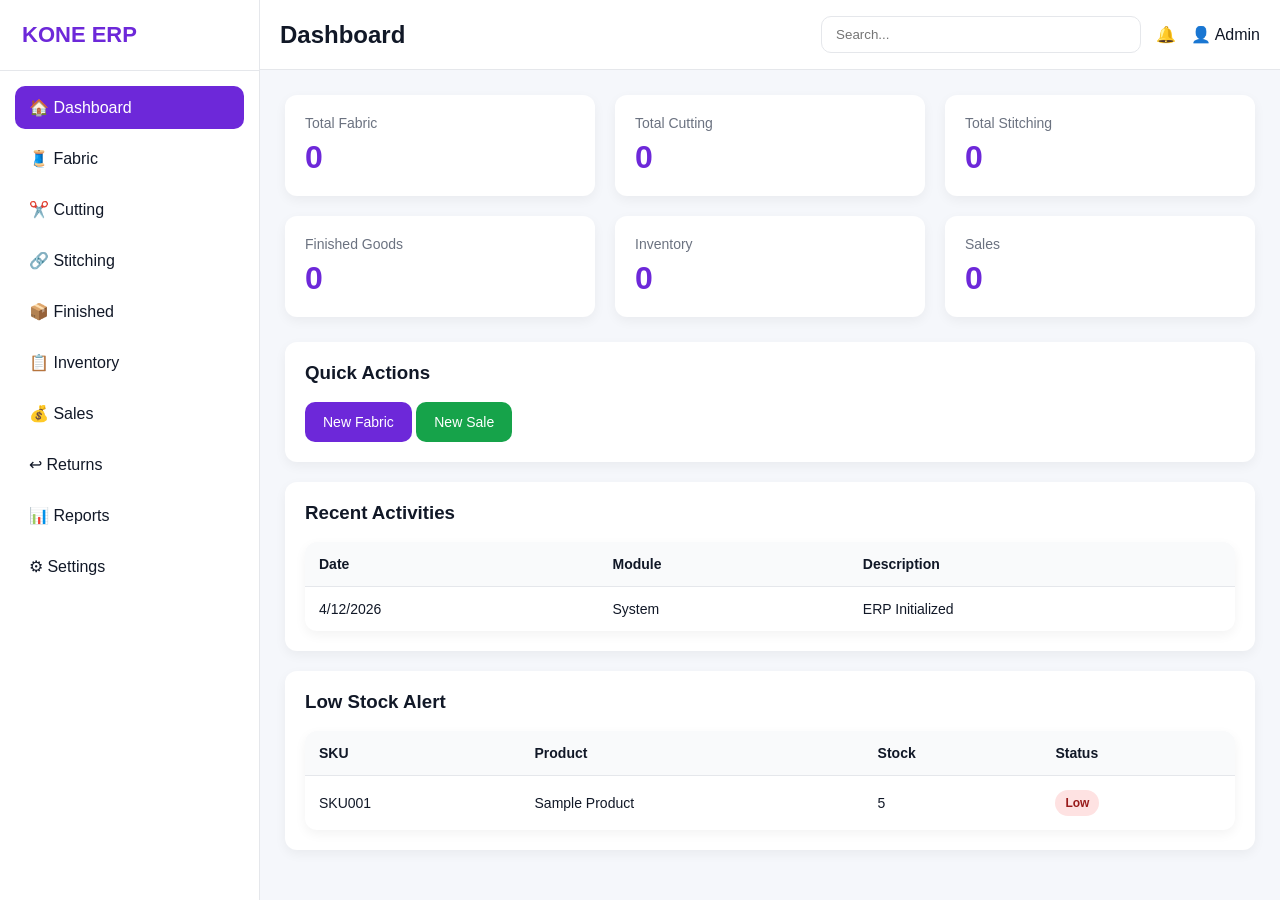
<file: index.html>
<!DOCTYPE html>
<html lang="en">

<head>

<meta charset="UTF-8">
<meta name="viewport" content="width=device-width, initial-scale=1.0">

<title>KONE ERP Dashboard</title>

<link rel="stylesheet" href="assets/css/common.css">
<link rel="stylesheet" href="assets/css/dashboard.css">

</head>

<body>

<div class="app">

    <!-- Sidebar -->

    <aside class="sidebar" id="sidebar">

        <div class="logo">
            KONE ERP
        </div>

        <ul>

            <li>
                <a href="/kone-tally/index.html" class="active">
                    🏠 Dashboard
                </a>
            </li>

            <li>
                <a href="pages/fabric.html">
                    🧵 Fabric
                </a>
            </li>

            <li>
                <a href="pages/cutting.html">
                    ✂️ Cutting
                </a>
            </li>

            <li>
                <a href="pages/stitching.html">
                    🔗 Stitching
                </a>
            </li>

            <li>
                <a href="pages/finished.html">
                    📦 Finished
                </a>
            </li>

            <li>
                <a href="pages/inventory.html">
                    📋 Inventory
                </a>
            </li>

            <li>
                <a href="pages/sales.html">
                    💰 Sales
                </a>
            </li>

            <li>
                <a href="pages/returns.html">
                    ↩ Returns
                </a>
            </li>

            <li>
                <a href="pages/reports.html">
                    📊 Reports
                </a>
            </li>

            <li>
                <a href="pages/settings.html">
                    ⚙ Settings
                </a>
            </li>

        </ul>

    </aside>

    <!-- Main -->

    <main class="main">

        <!-- Navbar -->

        <header class="navbar">

            <div class="nav-left">

                <div class="menu-btn" onclick="toggleSidebar()">
                    ☰
                </div>

                <h2>Dashboard</h2>

            </div>

            <div class="nav-right">

                <input
                    type="text"
                    class="search-box"
                    placeholder="Search..."
                >

                <span>🔔</span>

                <span>👤 Admin</span>

            </div>

        </header>

        <!-- Content -->

        <section class="content">

            <!-- Stats Cards -->

            <div class="cards">

                <div class="card">
                    <div class="card-title">
                        Total Fabric
                    </div>

                    <div class="card-value" id="fabricCount">
                        0
                    </div>
                </div>

                <div class="card">
                    <div class="card-title">
                        Total Cutting
                    </div>

                    <div class="card-value" id="cuttingCount">
                        0
                    </div>
                </div>

                <div class="card">
                    <div class="card-title">
                        Total Stitching
                    </div>

                    <div class="card-value" id="stitchingCount">
                        0
                    </div>
                </div>

                <div class="card">
                    <div class="card-title">
                        Finished Goods
                    </div>

                    <div class="card-value" id="finishedCount">
                        0
                    </div>
                </div>

                <div class="card">
                    <div class="card-title">
                        Inventory
                    </div>

                    <div class="card-value" id="inventoryCount">
                        0
                    </div>
                </div>

                <div class="card">
                    <div class="card-title">
                        Sales
                    </div>

                    <div class="card-value" id="salesCount">
                        0
                    </div>
                </div>

            </div>

            <!-- Quick Actions -->

            <div class="card mt-20">

                <h3>
                    Quick Actions
                </h3>

                <br>

                <button class="btn btn-primary">
                    New Fabric
                </button>

                <button class="btn btn-success">
                    New Sale
                </button>

            </div>

            <!-- Recent Activity -->

            <div class="card mt-20">

                <h3>
                    Recent Activities
                </h3>

                <br>

                <div class="table-wrapper">

                    <table>

                        <thead>

                        <tr>

                            <th>Date</th>

                            <th>Module</th>

                            <th>Description</th>

                        </tr>

                        </thead>

                        <tbody id="activityTable">

                        <tr>

                            <td>
                                --
                            </td>

                            <td>
                                Dashboard
                            </td>

                            <td>
                                No Activity Found
                            </td>

                        </tr>

                        </tbody>

                    </table>

                </div>

            </div>

            <!-- Low Stock -->

            <div class="card mt-20">

                <h3>
                    Low Stock Alert
                </h3>

                <br>

                <div class="table-wrapper">

                    <table>

                        <thead>

                        <tr>

                            <th>SKU</th>

                            <th>Product</th>

                            <th>Stock</th>

                            <th>Status</th>

                        </tr>

                        </thead>

                        <tbody>

                        <tr>

                            <td>
                                SKU001
                            </td>

                            <td>
                                Sample Product
                            </td>

                            <td>
                                5
                            </td>

                            <td>

                                <span class="badge badge-danger">
                                    Low
                                </span>

                            </td>

                        </tr>

                        </tbody>

                    </table>

                </div>

            </div>

        </section>

    </main>

</div>

<script src="assets/js/common.js"></script>
<script src="assets/js/dashboard.js"></script>

</body>
</html>
</file>
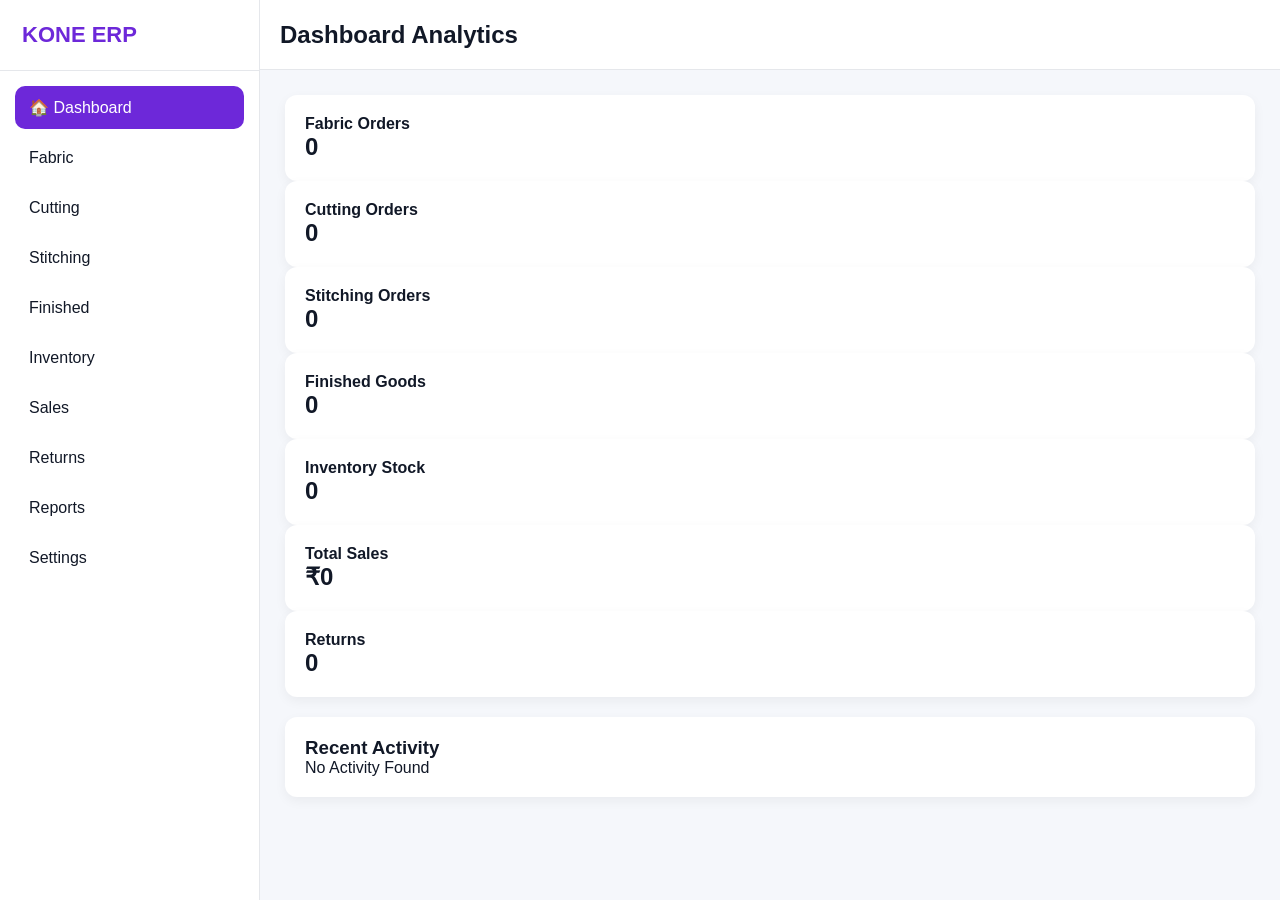
<file: dashboard-final.html>
<!DOCTYPE html>
<html lang="en">

<head>

<meta charset="UTF-8">
<meta name="viewport" content="width=device-width, initial-scale=1.0">

<title>KONE ERP Dashboard</title>

<link rel="stylesheet" href="assets/css/common.css">
<link rel="stylesheet" href="assets/css/dashboard.css">

</head>

<body>

<div class="app">

    <aside class="sidebar">

        <div class="logo">
            KONE ERP
        </div>

        <ul>

            <li><a class="active" href="index.html">🏠 Dashboard</a></li>
            <li><a href="pages/fabric.html">Fabric</a></li>
            <li><a href="pages/cutting.html">Cutting</a></li>
            <li><a href="pages/stitching.html">Stitching</a></li>
            <li><a href="pages/finished.html">Finished</a></li>
            <li><a href="pages/inventory.html">Inventory</a></li>
            <li><a href="pages/sales.html">Sales</a></li>
            <li><a href="pages/returns.html">Returns</a></li>
            <li><a href="pages/reports.html">Reports</a></li>
            <li><a href="pages/settings.html">Settings</a></li>

        </ul>

    </aside>

    <main class="main">

        <header class="navbar">

            <h2>
                Dashboard Analytics
            </h2>

        </header>

        <section class="content">

            <div class="summary-grid">

                <div class="card">
                    <h4>Fabric Orders</h4>
                    <h2 id="fabricCount">0</h2>
                </div>

                <div class="card">
                    <h4>Cutting Orders</h4>
                    <h2 id="cuttingCount">0</h2>
                </div>

                <div class="card">
                    <h4>Stitching Orders</h4>
                    <h2 id="stitchingCount">0</h2>
                </div>

                <div class="card">
                    <h4>Finished Goods</h4>
                    <h2 id="finishedCount">0</h2>
                </div>

                <div class="card">
                    <h4>Inventory Stock</h4>
                    <h2 id="inventoryCount">0</h2>
                </div>

                <div class="card">
                    <h4>Total Sales</h4>
                    <h2 id="salesAmount">₹0</h2>
                </div>

                <div class="card">
                    <h4>Returns</h4>
                    <h2 id="returnsCount">0</h2>
                </div>

            </div>

            <div class="card mt-20">

                <h3>
                    Recent Activity
                </h3>

                <div id="dashboardActivity">

                    No Activity Found

                </div>

            </div>

        </section>

    </main>

</div>

<script src="assets/js/common.js"></script>
<script src="assets/js/dashboard-final.js"></script>

</body>
</html>
</file>
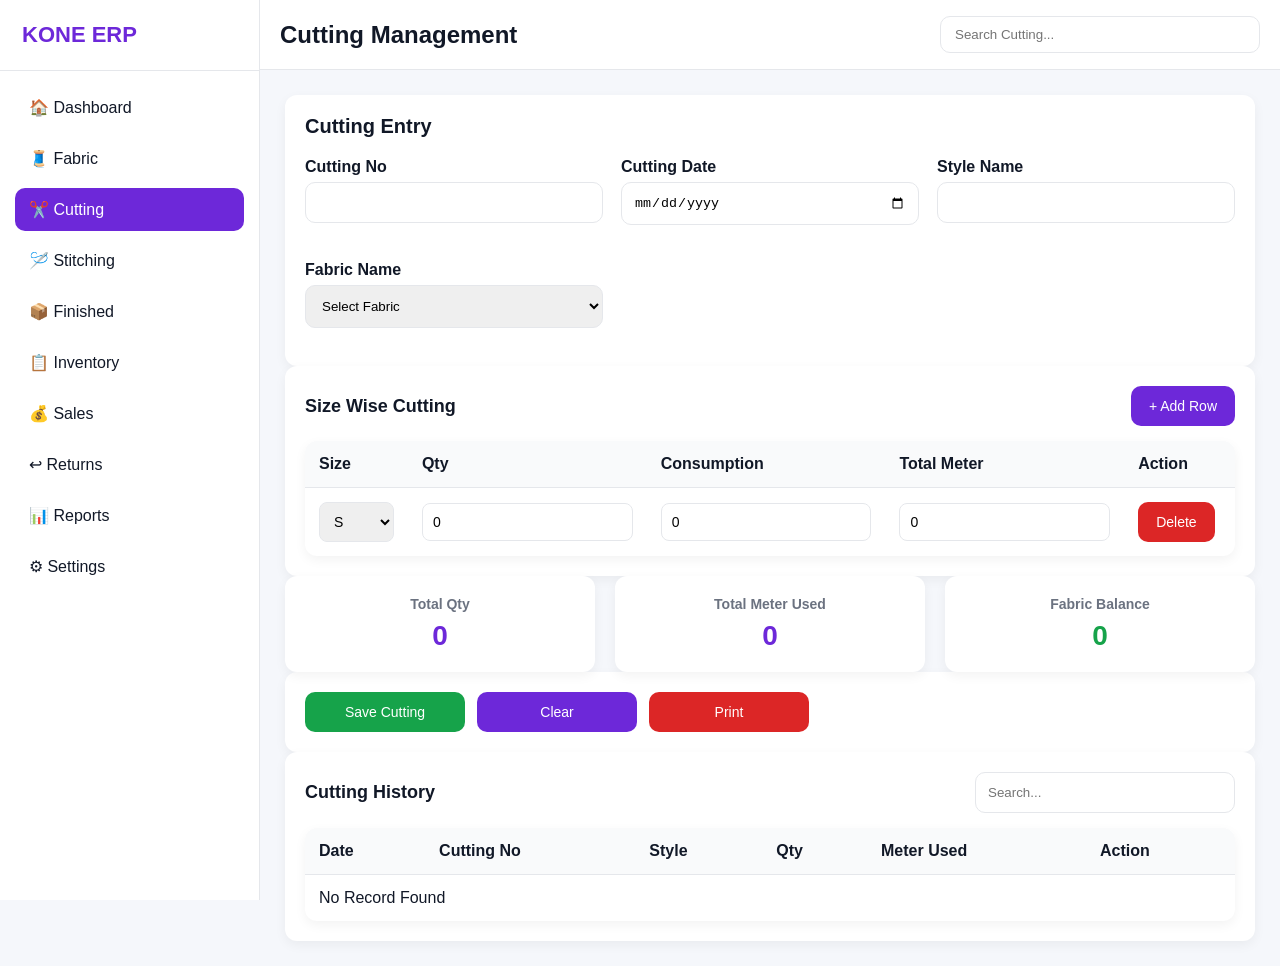
<file: pages/cutting.html>
<!DOCTYPE html>
<html lang="en">

<head>

<meta charset="UTF-8">
<meta name="viewport" content="width=device-width, initial-scale=1.0">

<title>Cutting - KONE ERP</title>

<link rel="stylesheet" href="../assets/css/common.css">
<link rel="stylesheet" href="../assets/css/cutting.css">

</head>

<body>

<div class="app">

    <!-- Sidebar -->

    <aside class="sidebar" id="sidebar">

        <div class="logo">
            KONE ERP
        </div>

        <ul>

            <li><a href="../index.html">🏠 Dashboard</a></li>
            <li><a href="fabric.html">🧵 Fabric</a></li>

            <li>
                <a href="cutting.html" class="active">
                    ✂️ Cutting
                </a>
            </li>

            <li><a href="stitching.html">🪡 Stitching</a></li>
            <li><a href="finished.html">📦 Finished</a></li>
            <li><a href="inventory.html">📋 Inventory</a></li>
            <li><a href="sales.html">💰 Sales</a></li>
            <li><a href="returns.html">↩ Returns</a></li>
            <li><a href="reports.html">📊 Reports</a></li>
            <li><a href="settings.html">⚙ Settings</a></li>

        </ul>

    </aside>

    <!-- Main -->

    <main class="main">

        <header class="navbar">

            <div class="nav-left">

                <div class="menu-btn"
                     onclick="toggleSidebar()">
                    ☰
                </div>

                <h2>Cutting Management</h2>

            </div>

            <div class="nav-right">

                <input
                    type="text"
                    class="search-box"
                    placeholder="Search Cutting..."
                >

            </div>

        </header>

        <section class="content">

            <!-- Cutting Details -->

            <div class="card">

                <h3 class="section-title">
                    Cutting Entry
                </h3>

                <div class="form-grid">

                    <div class="form-group">

                        <label class="form-label">
                            Cutting No
                        </label>

                        <input
                            type="text"
                            id="cuttingNo"
                            class="form-control"
                        >

                    </div>

                    <div class="form-group">

                        <label class="form-label">
                            Cutting Date
                        </label>

                        <input
                            type="date"
                            id="cuttingDate"
                            class="form-control"
                        >

                    </div>

                    <div class="form-group">

                        <label class="form-label">
                            Style Name
                        </label>

                        <input
                            type="text"
                            id="styleName"
                            class="form-control"
                        >

                    </div>

                    <div class="form-group">

                        <label class="form-label">
                            Fabric Name
                        </label>

                        <select
                            id="fabricSelect"
                            class="form-control">
                        </select>

                    </div>

                </div>

            </div>

            <!-- Cutting Table -->

            <div class="card mt-20">

                <div class="table-header">

                    <h3>Size Wise Cutting</h3>

                    <button
                        class="btn btn-primary"
                        onclick="addCuttingRow()">
                        + Add Row
                    </button>

                </div>

                <div class="table-wrapper">

                    <table id="cuttingTable">

                        <thead>

                        <tr>

                            <th>Size</th>

                            <th>Qty</th>

                            <th>Consumption</th>

                            <th>Total Meter</th>

                            <th>Action</th>

                        </tr>

                        </thead>

                        <tbody id="cuttingBody">

                        </tbody>

                    </table>

                </div>

            </div>

            <!-- Summary -->

            <div class="summary-grid mt-20">

                <div class="card">

                    <h4>Total Qty</h4>

                    <h2 id="totalQty">
                        0
                    </h2>

                </div>

                <div class="card">

                    <h4>Total Meter Used</h4>

                    <h2 id="totalMeterUsed">
                        0
                    </h2>

                </div>

                <div class="card">

                    <h4>Fabric Balance</h4>

                    <h2 id="fabricBalance">
                        0
                    </h2>

                </div>

            </div>

            <!-- Actions -->

            <div class="card mt-20">

                <div class="action-buttons">

                    <button
                        class="btn btn-success"
                        onclick="saveCutting()">
                        Save Cutting
                    </button>

                    <button
                        class="btn btn-primary"
                        onclick="clearCuttingForm()">
                        Clear
                    </button>

                    <button
                        class="btn btn-danger"
                        onclick="printCutting()">
                        Print
                    </button>

                </div>

            </div>

            <!-- History -->

            <div class="card mt-20">

                <div class="table-header">

                    <h3>
                        Cutting History
                    </h3>

                    <input
                        type="text"
                        id="cuttingSearch"
                        class="form-control history-search"
                        placeholder="Search..."
                    >

                </div>

                <div class="table-wrapper">

                    <table>

                        <thead>

                        <tr>

                            <th>Date</th>

                            <th>Cutting No</th>

                            <th>Style</th>

                            <th>Qty</th>

                            <th>Meter Used</th>

                            <th>Action</th>

                        </tr>

                        </thead>

                        <tbody id="cuttingHistory">

                            <tr>

                                <td colspan="6">
                                    No Record Found
                                </td>

                            </tr>

                        </tbody>

                    </table>

                </div>

            </div>

        </section>

    </main>

</div>

<script src="../assets/js/common.js"></script>
<script src="../assets/js/cutting.js"></script>

</body>
</html>
</file>
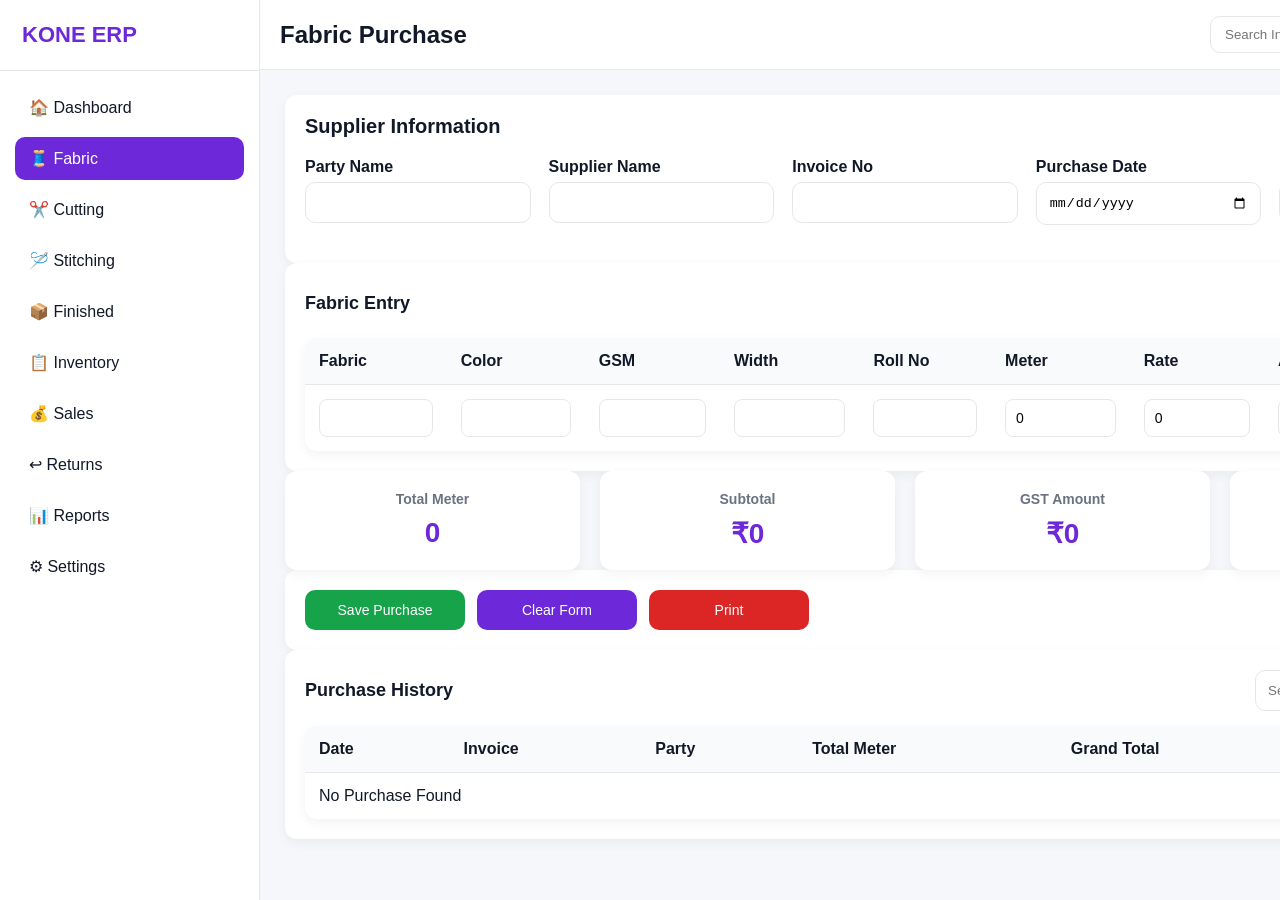
<file: pages/fabric.html>
<!DOCTYPE html>
<html lang="en">

<head>

<meta charset="UTF-8">
<meta name="viewport" content="width=device-width, initial-scale=1.0">

<title>Fabric Purchase - KONE ERP</title>

<link rel="stylesheet" href="../assets/css/common.css">
<link rel="stylesheet" href="../assets/css/fabric.css">

</head>

<body>

<div class="app">

    <!-- Sidebar -->

    <aside class="sidebar" id="sidebar">

        <div class="logo">
            KONE ERP
        </div>

        <ul>

            <li><a href="../index.html">🏠 Dashboard</a></li>

            <li>
                <a href="fabric.html" class="active">
                    🧵 Fabric
                </a>
            </li>

            <li><a href="cutting.html">✂️ Cutting</a></li>

            <li><a href="stitching.html">🪡 Stitching</a></li>

            <li><a href="finished.html">📦 Finished</a></li>

            <li><a href="inventory.html">📋 Inventory</a></li>

            <li><a href="sales.html">💰 Sales</a></li>

            <li><a href="returns.html">↩ Returns</a></li>

            <li><a href="reports.html">📊 Reports</a></li>

            <li><a href="settings.html">⚙ Settings</a></li>

        </ul>

    </aside>

    <!-- Main -->

    <main class="main">

        <!-- Navbar -->

        <header class="navbar">

            <div class="nav-left">

                <div class="menu-btn"
                     onclick="toggleSidebar()">
                    ☰
                </div>

                <h2>Fabric Purchase</h2>

            </div>

            <div class="nav-right">

                <input
                    type="text"
                    class="search-box"
                    placeholder="Search Invoice..."
                >

            </div>

        </header>

        <!-- Content -->

        <section class="content">

            <!-- Supplier Details -->

            <div class="card">

                <h3 class="section-title">
                    Supplier Information
                </h3>

                <div class="form-grid">

                    <div class="form-group">

                        <label class="form-label">
                            Party Name
                        </label>

                        <input
                            type="text"
                            id="partyName"
                            class="form-control"
                        >

                    </div>

                    <div class="form-group">

                        <label class="form-label">
                            Supplier Name
                        </label>

                        <input
                            type="text"
                            id="supplierName"
                            class="form-control"
                        >

                    </div>

                    <div class="form-group">

                        <label class="form-label">
                            Invoice No
                        </label>

                        <input
                            type="text"
                            id="invoiceNo"
                            class="form-control"
                        >

                    </div>

                    <div class="form-group">

                        <label class="form-label">
                            Purchase Date
                        </label>

                        <input
                            type="date"
                            id="purchaseDate"
                            class="form-control"
                        >

                    </div>

                    <div class="form-group">

                        <label class="form-label">
                            GST %
                        </label>

                        <input
                            type="number"
                            id="gst"
                            class="form-control"
                            value="5"
                        >

                    </div>

                </div>

            </div>

            <!-- Fabric Entry -->

            <div class="card mt-20">

                <div class="table-header">

                    <h3>
                        Fabric Entry
                    </h3>

                    <button
                        class="btn btn-primary"
                        onclick="addFabricRow()">
                        + Add Row
                    </button>

                </div>

                <div class="table-wrapper">

                    <table id="fabricTable">

                        <thead>

                        <tr>

                            <th>Fabric</th>

                            <th>Color</th>

                            <th>GSM</th>

                            <th>Width</th>

                            <th>Roll No</th>

                            <th>Meter</th>

                            <th>Rate</th>

                            <th>Amount</th>

                            <th>Action</th>

                        </tr>

                        </thead>

                        <tbody id="fabricBody">

                        </tbody>

                    </table>

                </div>

            </div>

            <!-- Summary -->

            <div class="summary-grid mt-20">

                <div class="card">

                    <h4>Total Meter</h4>

                    <h2 id="totalMeter">
                        0
                    </h2>

                </div>

                <div class="card">

                    <h4>Subtotal</h4>

                    <h2 id="subTotal">
                        ₹0
                    </h2>

                </div>

                <div class="card">

                    <h4>GST Amount</h4>

                    <h2 id="gstAmount">
                        ₹0
                    </h2>

                </div>

                <div class="card">

                    <h4>Grand Total</h4>

                    <h2 id="grandTotal">
                        ₹0
                    </h2>

                </div>

            </div>

            <!-- Actions -->

            <div class="card mt-20">

                <div class="action-buttons">

                    <button
                        class="btn btn-success"
                        onclick="saveFabric()">
                        Save Purchase
                    </button>

                    <button
                        class="btn btn-primary"
                        onclick="clearForm()">
                        Clear Form
                    </button>

                    <button
                        class="btn btn-danger"
                        onclick="printPurchase()">
                        Print
                    </button>

                </div>

            </div>

            <!-- Purchase History -->

            <div class="card mt-20">

                <div class="table-header">

                    <h3>
                        Purchase History
                    </h3>

                    <input
                        type="text"
                        id="historySearch"
                        class="form-control history-search"
                        placeholder="Search..."
                    >

                </div>

                <div class="table-wrapper">

                    <table>

                        <thead>

                        <tr>

                            <th>Date</th>

                            <th>Invoice</th>

                            <th>Party</th>

                            <th>Total Meter</th>

                            <th>Grand Total</th>

                            <th>Action</th>

                        </tr>

                        </thead>

                        <tbody id="purchaseHistory">

                            <tr>

                                <td colspan="6">

                                    No Purchase Found

                                </td>

                            </tr>

                        </tbody>

                    </table>

                </div>

            </div>

        </section>

    </main>

</div>

<script src="../assets/js/common.js"></script>
<script src="../assets/js/fabric.js"></script>

</body>
</html>
</file>
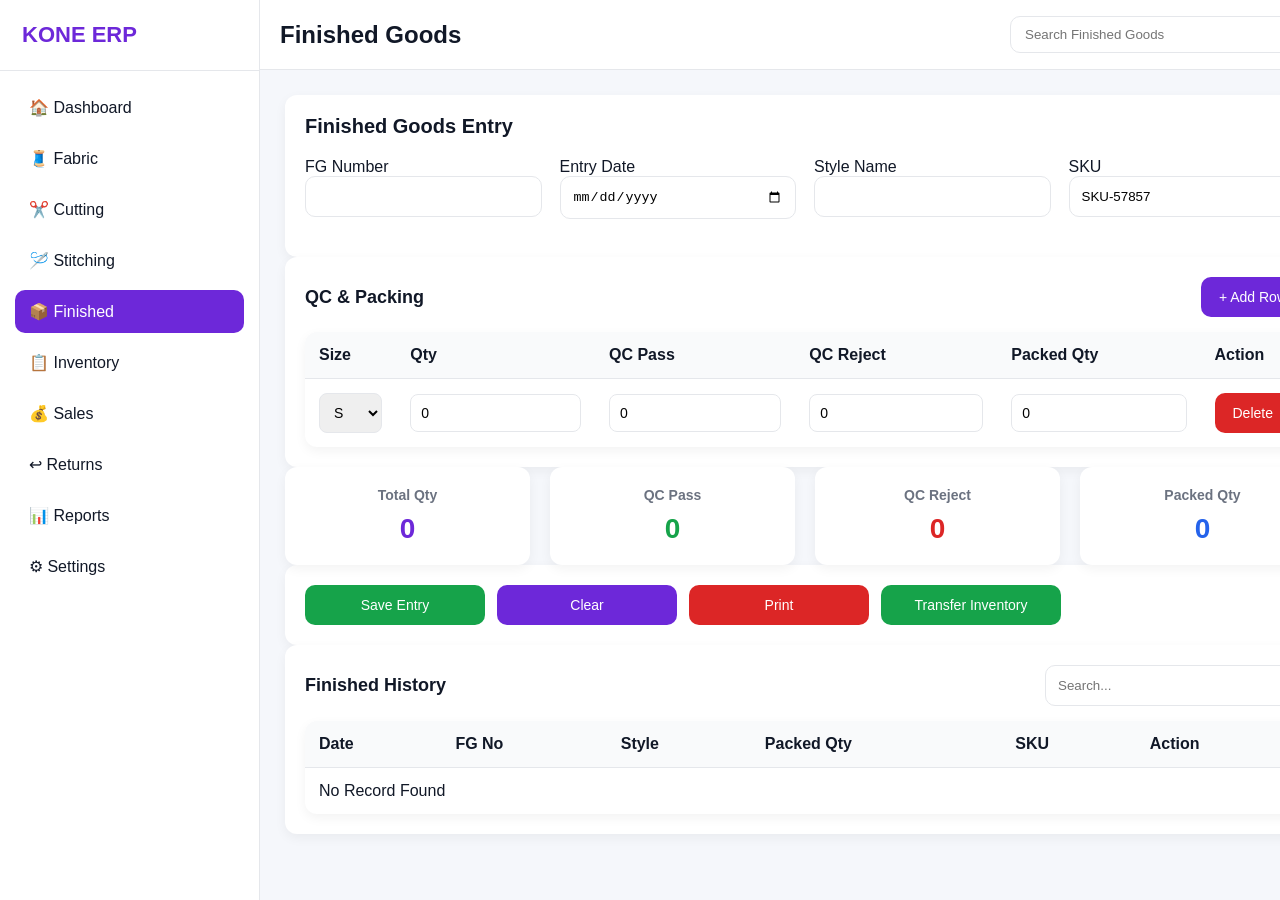
<file: pages/finished.html>
<!DOCTYPE html>
<html lang="en">

<head>

<meta charset="UTF-8">
<meta name="viewport"
content="width=device-width, initial-scale=1.0">

<title>Finished Goods - KONE ERP</title>

<link rel="stylesheet"
href="../assets/css/common.css">

<link rel="stylesheet"
href="../assets/css/finished.css">

</head>

<body>

<div class="app">

    <!-- Sidebar -->

    <aside class="sidebar" id="sidebar">

        <div class="logo">
            KONE ERP
        </div>

        <ul>

            <li><a href="../index.html">🏠 Dashboard</a></li>
            <li><a href="fabric.html">🧵 Fabric</a></li>
            <li><a href="cutting.html">✂️ Cutting</a></li>
            <li><a href="stitching.html">🪡 Stitching</a></li>

            <li>
                <a href="finished.html"
                class="active">
                📦 Finished
                </a>
            </li>

            <li><a href="inventory.html">📋 Inventory</a></li>
            <li><a href="sales.html">💰 Sales</a></li>
            <li><a href="returns.html">↩ Returns</a></li>
            <li><a href="reports.html">📊 Reports</a></li>
            <li><a href="settings.html">⚙ Settings</a></li>

        </ul>

    </aside>

    <!-- Main -->

    <main class="main">

        <header class="navbar">

            <div class="nav-left">

                <div class="menu-btn"
                onclick="toggleSidebar()">
                ☰
                </div>

                <h2>
                    Finished Goods
                </h2>

            </div>

            <div class="nav-right">

                <input
                type="text"
                class="search-box"
                placeholder="Search Finished Goods">

            </div>

        </header>

        <section class="content">

            <!-- Entry -->

            <div class="card">

                <h3 class="section-title">

                    Finished Goods Entry

                </h3>

                <div class="form-grid">

                    <div class="form-group">

                        <label>
                            FG Number
                        </label>

                        <input
                        type="text"
                        id="fgNo"
                        class="form-control">

                    </div>

                    <div class="form-group">

                        <label>
                            Entry Date
                        </label>

                        <input
                        type="date"
                        id="fgDate"
                        class="form-control">

                    </div>

                    <div class="form-group">

                        <label>
                            Style Name
                        </label>

                        <input
                        type="text"
                        id="styleName"
                        class="form-control">

                    </div>

                    <div class="form-group">

                        <label>
                            SKU
                        </label>

                        <input
                        type="text"
                        id="sku"
                        class="form-control">

                    </div>

                </div>

            </div>

            <!-- QC Table -->

            <div class="card mt-20">

                <div class="table-header">

                    <h3>
                        QC & Packing
                    </h3>

                    <button
                    class="btn btn-primary"
                    onclick="addFinishedRow()">

                    + Add Row

                    </button>

                </div>

                <div class="table-wrapper">

                    <table id="finishedTable">

                        <thead>

                        <tr>

                            <th>Size</th>

                            <th>Qty</th>

                            <th>QC Pass</th>

                            <th>QC Reject</th>

                            <th>Packed Qty</th>

                            <th>Action</th>

                        </tr>

                        </thead>

                        <tbody id="finishedBody">

                        </tbody>

                    </table>

                </div>

            </div>

            <!-- Summary -->

            <div class="summary-grid mt-20">

                <div class="card">

                    <h4>
                        Total Qty
                    </h4>

                    <h2 id="totalQty">
                        0
                    </h2>

                </div>

                <div class="card">

                    <h4>
                        QC Pass
                    </h4>

                    <h2 id="totalPass">
                        0
                    </h2>

                </div>

                <div class="card">

                    <h4>
                        QC Reject
                    </h4>

                    <h2 id="totalReject">
                        0
                    </h2>

                </div>

                <div class="card">

                    <h4>
                        Packed Qty
                    </h4>

                    <h2 id="totalPacked">
                        0
                    </h2>

                </div>

            </div>

            <!-- Action -->

            <div class="card mt-20">

                <div class="action-buttons">

                    <button
                    class="btn btn-success"
                    onclick="saveFinished()">

                    Save Entry

                    </button>

                    <button
                    class="btn btn-primary"
                    onclick="clearFinishedForm()">

                    Clear

                    </button>

                    <button
                    class="btn btn-danger"
                    onclick="printFinished()">

                    Print

                    </button>

                    <button
                    class="btn btn-success"
                    onclick="transferInventory()">

                    Transfer Inventory

                    </button>

                </div>

            </div>

            <!-- History -->

            <div class="card mt-20">

                <div class="table-header">

                    <h3>
                        Finished History
                    </h3>

                    <input
                    type="text"
                    id="finishedSearch"
                    class="form-control history-search"
                    placeholder="Search...">

                </div>

                <div class="table-wrapper">

                    <table>

                        <thead>

                        <tr>

                            <th>Date</th>

                            <th>FG No</th>

                            <th>Style</th>

                            <th>Packed Qty</th>

                            <th>SKU</th>

                            <th>Action</th>

                        </tr>

                        </thead>

                        <tbody id="finishedHistory">

                            <tr>

                                <td colspan="6">

                                    No Record Found

                                </td>

                            </tr>

                        </tbody>

                    </table>

                </div>

            </div>

        </section>

    </main>

</div>

<script src="../assets/js/common.js"></script>
<script src="../assets/js/finished.js"></script>

</body>
</html>
</file>
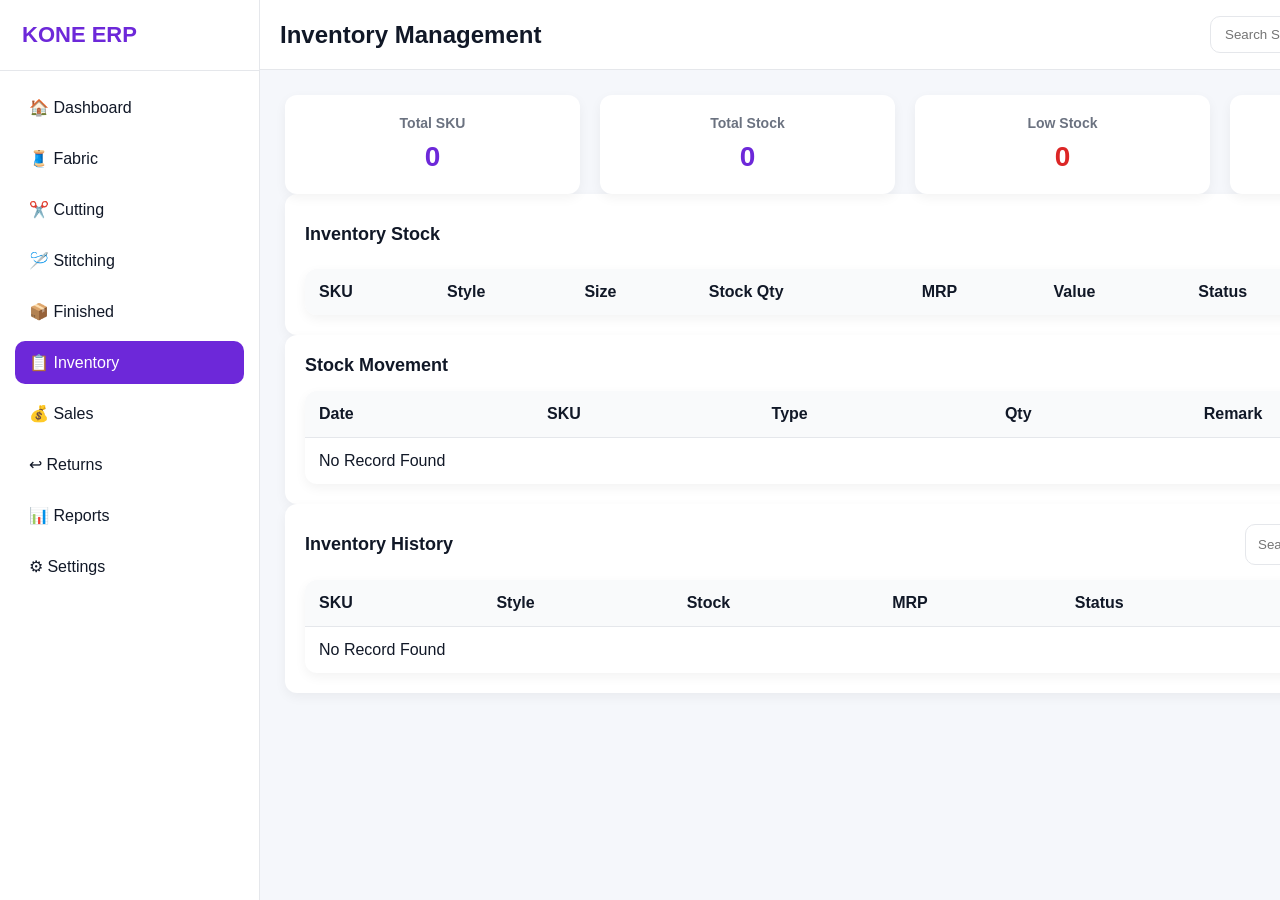
<file: pages/inventory.html>
<!DOCTYPE html>
<html lang="en">

<head>

<meta charset="UTF-8">
<meta name="viewport"
content="width=device-width, initial-scale=1.0">

<title>Inventory Management - KONE ERP</title>

<link rel="stylesheet"
href="../assets/css/common.css">

<link rel="stylesheet"
href="../assets/css/inventory.css">

</head>

<body>

<div class="app">

    <!-- Sidebar -->

    <aside class="sidebar" id="sidebar">

        <div class="logo">

            KONE ERP

        </div>

        <ul>

            <li><a href="../index.html">🏠 Dashboard</a></li>
            <li><a href="fabric.html">🧵 Fabric</a></li>
            <li><a href="cutting.html">✂️ Cutting</a></li>
            <li><a href="stitching.html">🪡 Stitching</a></li>
            <li><a href="finished.html">📦 Finished</a></li>

            <li>
                <a href="inventory.html"
                class="active">
                📋 Inventory
                </a>
            </li>

            <li><a href="sales.html">💰 Sales</a></li>
            <li><a href="returns.html">↩ Returns</a></li>
            <li><a href="reports.html">📊 Reports</a></li>
            <li><a href="settings.html">⚙ Settings</a></li>

        </ul>

    </aside>

    <!-- Main -->

    <main class="main">

        <header class="navbar">

            <div class="nav-left">

                <div class="menu-btn"
                onclick="toggleSidebar()">
                ☰
                </div>

                <h2>

                    Inventory Management

                </h2>

            </div>

            <div class="nav-right">

                <input
                type="text"
                class="search-box"
                placeholder="Search SKU, Style...">

            </div>

        </header>

        <section class="content">

            <!-- Stock Summary -->

            <div class="summary-grid">

                <div class="card">

                    <h4>Total SKU</h4>

                    <h2 id="totalSku">
                        0
                    </h2>

                </div>

                <div class="card">

                    <h4>Total Stock</h4>

                    <h2 id="totalStock">
                        0
                    </h2>

                </div>

                <div class="card">

                    <h4>Low Stock</h4>

                    <h2 id="lowStock">
                        0
                    </h2>

                </div>

                <div class="card">

                    <h4>Inventory Value</h4>

                    <h2 id="inventoryValue">
                        ₹0
                    </h2>

                </div>

            </div>

            <!-- Inventory Table -->

            <div class="card mt-20">

                <div class="table-header">

                    <h3>
                        Inventory Stock
                    </h3>

                    <button
                    class="btn btn-primary"
                    onclick="addInventoryRow()">

                    + Add Stock

                    </button>

                </div>

                <div class="table-wrapper">

                    <table id="inventoryTable">

                        <thead>

                        <tr>

                            <th>SKU</th>

                            <th>Style</th>

                            <th>Size</th>

                            <th>Stock Qty</th>

                            <th>MRP</th>

                            <th>Value</th>

                            <th>Status</th>

                            <th>Action</th>

                        </tr>

                        </thead>

                        <tbody id="inventoryBody">

                        </tbody>

                    </table>

                </div>

            </div>

            <!-- Stock Movement -->

            <div class="card mt-20">

                <div class="table-header">

                    <h3>

                        Stock Movement

                    </h3>

                </div>

                <div class="table-wrapper">

                    <table>

                        <thead>

                        <tr>

                            <th>Date</th>

                            <th>SKU</th>

                            <th>Type</th>

                            <th>Qty</th>

                            <th>Remark</th>

                        </tr>

                        </thead>

                        <tbody id="movementHistory">

                            <tr>

                                <td colspan="5">

                                    No Record Found

                                </td>

                            </tr>

                        </tbody>

                    </table>

                </div>

            </div>

            <!-- Inventory History -->

            <div class="card mt-20">

                <div class="table-header">

                    <h3>

                        Inventory History

                    </h3>

                    <input
                    type="text"
                    id="inventorySearch"
                    class="form-control history-search"
                    placeholder="Search Inventory">

                </div>

                <div class="table-wrapper">

                    <table>

                        <thead>

                        <tr>

                            <th>SKU</th>

                            <th>Style</th>

                            <th>Stock</th>

                            <th>MRP</th>

                            <th>Status</th>

                            <th>Action</th>

                        </tr>

                        </thead>

                        <tbody id="inventoryHistory">

                            <tr>

                                <td colspan="6">

                                    No Record Found

                                </td>

                            </tr>

                        </tbody>

                    </table>

                </div>

            </div>

        </section>

    </main>

</div>

<script src="../assets/js/common.js"></script>
<script src="../assets/js/inventory.js"></script>

</body>
</html>
</file>
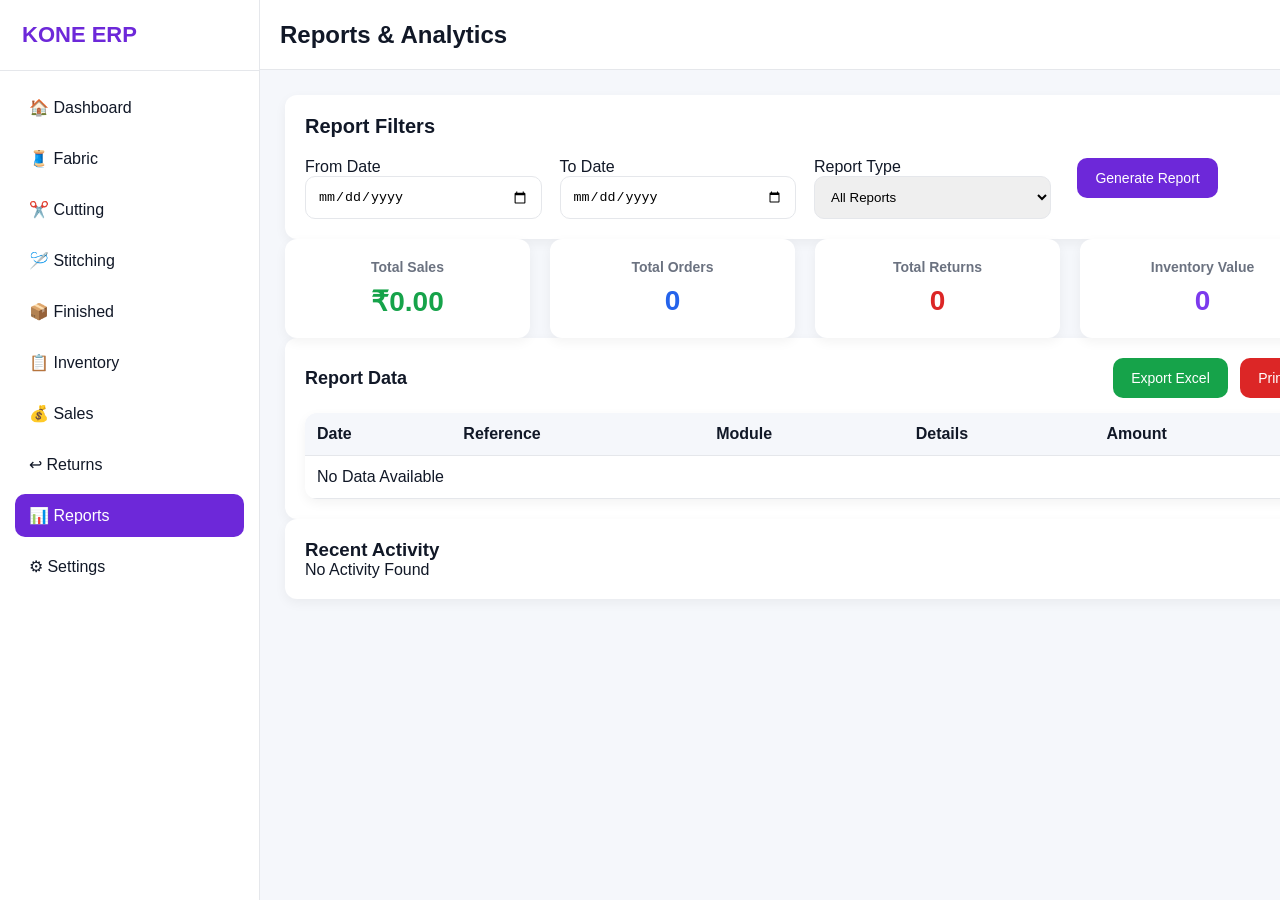
<file: pages/reports.html>
<!DOCTYPE html>
<html lang="en">

<head>

<meta charset="UTF-8">

<meta name="viewport"
content="width=device-width, initial-scale=1.0">

<title>Reports & Analytics - KONE ERP</title>

<link rel="stylesheet"
href="../assets/css/common.css">

<link rel="stylesheet"
href="../assets/css/reports.css">

</head>

<body>

<div class="app">

    <aside class="sidebar" id="sidebar">

        <div class="logo">
            KONE ERP
        </div>

        <ul>

            <li><a href="../index.html">🏠 Dashboard</a></li>
            <li><a href="fabric.html">🧵 Fabric</a></li>
            <li><a href="cutting.html">✂️ Cutting</a></li>
            <li><a href="stitching.html">🪡 Stitching</a></li>
            <li><a href="finished.html">📦 Finished</a></li>
            <li><a href="inventory.html">📋 Inventory</a></li>
            <li><a href="sales.html">💰 Sales</a></li>
            <li><a href="returns.html">↩ Returns</a></li>

            <li>
                <a href="reports.html"
                class="active">
                📊 Reports
                </a>
            </li>

            <li><a href="settings.html">⚙ Settings</a></li>

        </ul>

    </aside>

    <main class="main">

        <header class="navbar">

            <div class="nav-left">

                <div class="menu-btn"
                onclick="toggleSidebar()">

                ☰

                </div>

                <h2>

                    Reports & Analytics

                </h2>

            </div>

        </header>

        <section class="content">

            <!-- Filters -->

            <div class="card">

                <h3 class="section-title">

                    Report Filters

                </h3>

                <div class="form-grid">

                    <div>

                        <label>
                            From Date
                        </label>

                        <input
                        type="date"
                        id="fromDate"
                        class="form-control">

                    </div>

                    <div>

                        <label>
                            To Date
                        </label>

                        <input
                        type="date"
                        id="toDate"
                        class="form-control">

                    </div>

                    <div>

                        <label>
                            Report Type
                        </label>

                        <select
                        id="reportType"
                        class="form-control">

                            <option value="all">
                                All Reports
                            </option>

                            <option value="fabric">
                                Fabric
                            </option>

                            <option value="cutting">
                                Cutting
                            </option>

                            <option value="stitching">
                                Stitching
                            </option>

                            <option value="inventory">
                                Inventory
                            </option>

                            <option value="sales">
                                Sales
                            </option>

                            <option value="returns">
                                Returns
                            </option>

                        </select>

                    </div>

                    <div>

                        <label>&nbsp;</label>

                        <button
                        class="btn btn-primary"
                        onclick="generateReport()">

                        Generate Report

                        </button>

                    </div>

                </div>

            </div>

            <!-- KPI Cards -->

            <div class="summary-grid mt-20">

                <div class="card">

                    <h4>Total Sales</h4>

                    <h2 id="totalSales">
                        ₹0
                    </h2>

                </div>

                <div class="card">

                    <h4>Total Orders</h4>

                    <h2 id="totalOrders">
                        0
                    </h2>

                </div>

                <div class="card">

                    <h4>Total Returns</h4>

                    <h2 id="totalReturns">
                        0
                    </h2>

                </div>

                <div class="card">

                    <h4>Inventory Value</h4>

                    <h2 id="inventoryValue">
                        ₹0
                    </h2>

                </div>

            </div>

            <!-- Report Table -->

            <div class="card mt-20">

                <div class="table-header">

                    <h3>

                        Report Data

                    </h3>

                    <div>

                        <button
                        class="btn btn-success"
                        onclick="exportExcel()">

                        Export Excel

                        </button>

                        <button
                        class="btn btn-danger"
                        onclick="printReport()">

                        Print

                        </button>

                    </div>

                </div>

                <div class="table-wrapper">

                    <table>

                        <thead>

                        <tr>

                            <th>Date</th>
                            <th>Reference</th>
                            <th>Module</th>
                            <th>Details</th>
                            <th>Amount</th>

                        </tr>

                        </thead>

                        <tbody id="reportTable">

                            <tr>

                                <td colspan="5">

                                    No Data Available

                                </td>

                            </tr>

                        </tbody>

                    </table>

                </div>

            </div>

            <!-- Activity Log -->

            <div class="card mt-20">

                <h3>

                    Recent Activity

                </h3>

                <div id="activityLog">

                    No Activity Found

                </div>

            </div>

        </section>

    </main>

</div>

<script src="../assets/js/common.js"></script>
<script src="../assets/js/reports.js"></script>

</body>

</html>
</file>
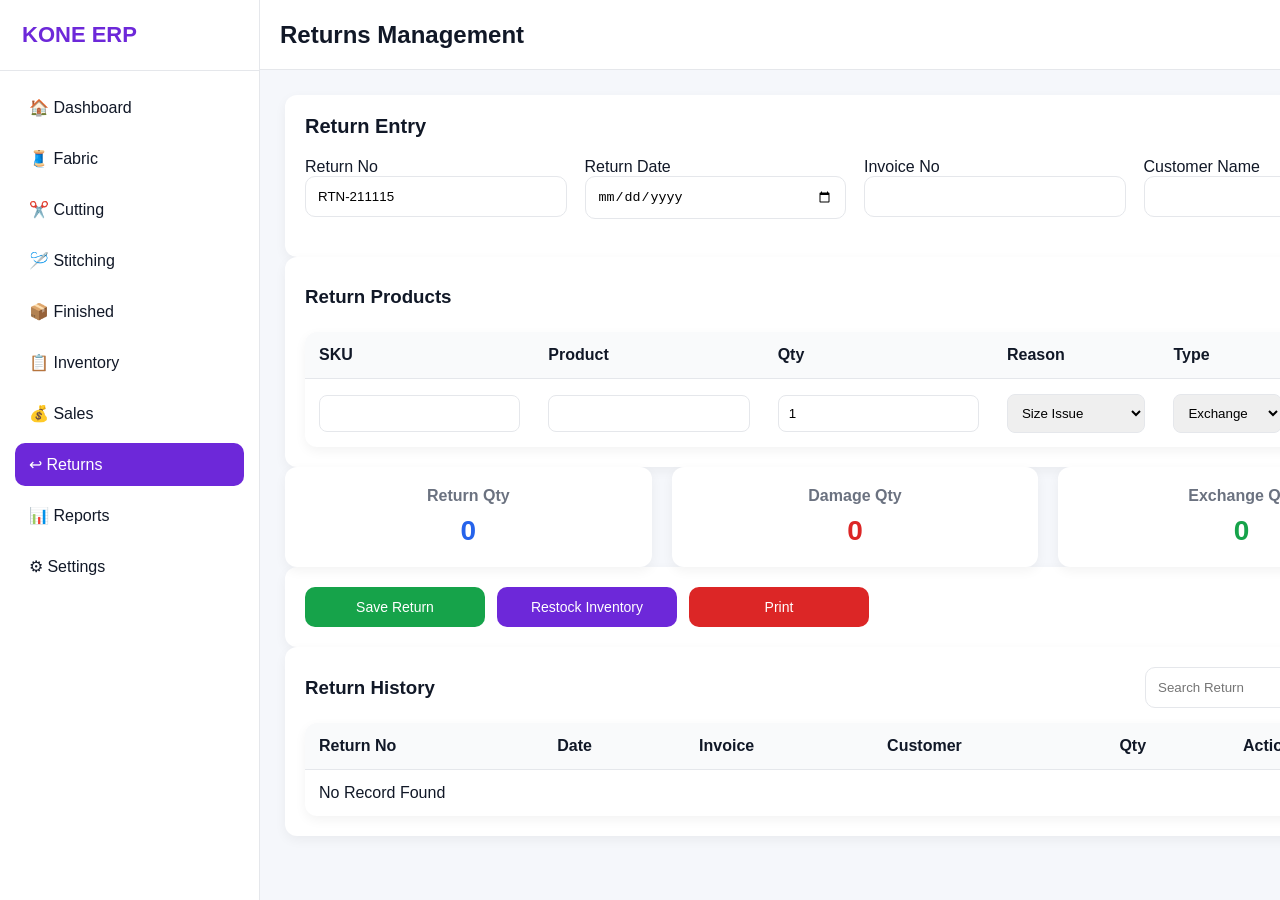
<file: pages/returns.html>
<!DOCTYPE html>
<html lang="en">

<head>

<meta charset="UTF-8">
<meta name="viewport"
content="width=device-width, initial-scale=1.0">

<title>Returns Management - KONE ERP</title>

<link rel="stylesheet"
href="../assets/css/common.css">

<link rel="stylesheet"
href="../assets/css/returns.css">

</head>

<body>

<div class="app">

    <aside class="sidebar" id="sidebar">

        <div class="logo">
            KONE ERP
        </div>

        <ul>

            <li><a href="../index.html">🏠 Dashboard</a></li>
            <li><a href="fabric.html">🧵 Fabric</a></li>
            <li><a href="cutting.html">✂️ Cutting</a></li>
            <li><a href="stitching.html">🪡 Stitching</a></li>
            <li><a href="finished.html">📦 Finished</a></li>
            <li><a href="inventory.html">📋 Inventory</a></li>
            <li><a href="sales.html">💰 Sales</a></li>

            <li>
                <a href="returns.html"
                class="active">
                ↩ Returns
                </a>
            </li>

            <li><a href="reports.html">📊 Reports</a></li>
            <li><a href="settings.html">⚙ Settings</a></li>

        </ul>

    </aside>

    <main class="main">

        <header class="navbar">

            <div class="nav-left">

                <div class="menu-btn"
                onclick="toggleSidebar()">

                ☰

                </div>

                <h2>

                    Returns Management

                </h2>

            </div>

        </header>

        <section class="content">

            <!-- Return Header -->

            <div class="card">

                <h3 class="section-title">

                    Return Entry

                </h3>

                <div class="form-grid">

                    <div class="form-group">

                        <label>
                            Return No
                        </label>

                        <input
                        type="text"
                        id="returnNo"
                        class="form-control">

                    </div>

                    <div class="form-group">

                        <label>
                            Return Date
                        </label>

                        <input
                        type="date"
                        id="returnDate"
                        class="form-control">

                    </div>

                    <div class="form-group">

                        <label>
                            Invoice No
                        </label>

                        <input
                        type="text"
                        id="invoiceNo"
                        class="form-control">

                    </div>

                    <div class="form-group">

                        <label>
                            Customer Name
                        </label>

                        <input
                        type="text"
                        id="customerName"
                        class="form-control">

                    </div>

                </div>

            </div>

            <!-- Return Products -->

            <div class="card mt-20">

                <div class="table-header">

                    <h3>

                        Return Products

                    </h3>

                    <button
                    class="btn btn-primary"
                    onclick="addReturnRow()">

                    + Add Product

                    </button>

                </div>

                <div class="table-wrapper">

                    <table id="returnsTable">

                        <thead>

                        <tr>

                            <th>SKU</th>
                            <th>Product</th>
                            <th>Qty</th>
                            <th>Reason</th>
                            <th>Type</th>
                            <th>Action</th>

                        </tr>

                        </thead>

                        <tbody id="returnsBody">

                        </tbody>

                    </table>

                </div>

            </div>

            <!-- Summary -->

            <div class="summary-grid mt-20">

                <div class="card">

                    <h4>
                        Return Qty
                    </h4>

                    <h2 id="returnQty">
                        0
                    </h2>

                </div>

                <div class="card">

                    <h4>
                        Damage Qty
                    </h4>

                    <h2 id="damageQty">
                        0
                    </h2>

                </div>

                <div class="card">

                    <h4>
                        Exchange Qty
                    </h4>

                    <h2 id="exchangeQty">
                        0
                    </h2>

                </div>

            </div>

            <!-- Actions -->

            <div class="card mt-20">

                <div class="action-buttons">

                    <button
                    class="btn btn-success"
                    onclick="saveReturn()">

                    Save Return

                    </button>

                    <button
                    class="btn btn-primary"
                    onclick="restockInventory()">

                    Restock Inventory

                    </button>

                    <button
                    class="btn btn-danger"
                    onclick="printReturn()">

                    Print

                    </button>

                </div>

            </div>

            <!-- Return History -->

            <div class="card mt-20">

                <div class="table-header">

                    <h3>

                        Return History

                    </h3>

                    <input
                    type="text"
                    id="returnSearch"
                    class="form-control history-search"
                    placeholder="Search Return">

                </div>

                <div class="table-wrapper">

                    <table>

                        <thead>

                        <tr>

                            <th>Return No</th>
                            <th>Date</th>
                            <th>Invoice</th>
                            <th>Customer</th>
                            <th>Qty</th>
                            <th>Action</th>

                        </tr>

                        </thead>

                        <tbody id="returnsHistory">

                            <tr>

                                <td colspan="6">

                                    No Record Found

                                </td>

                            </tr>

                        </tbody>

                    </table>

                </div>

            </div>

        </section>

    </main>

</div>

<script src="../assets/js/common.js"></script>
<script src="../assets/js/returns.js"></script>

</body>
</html>
</file>
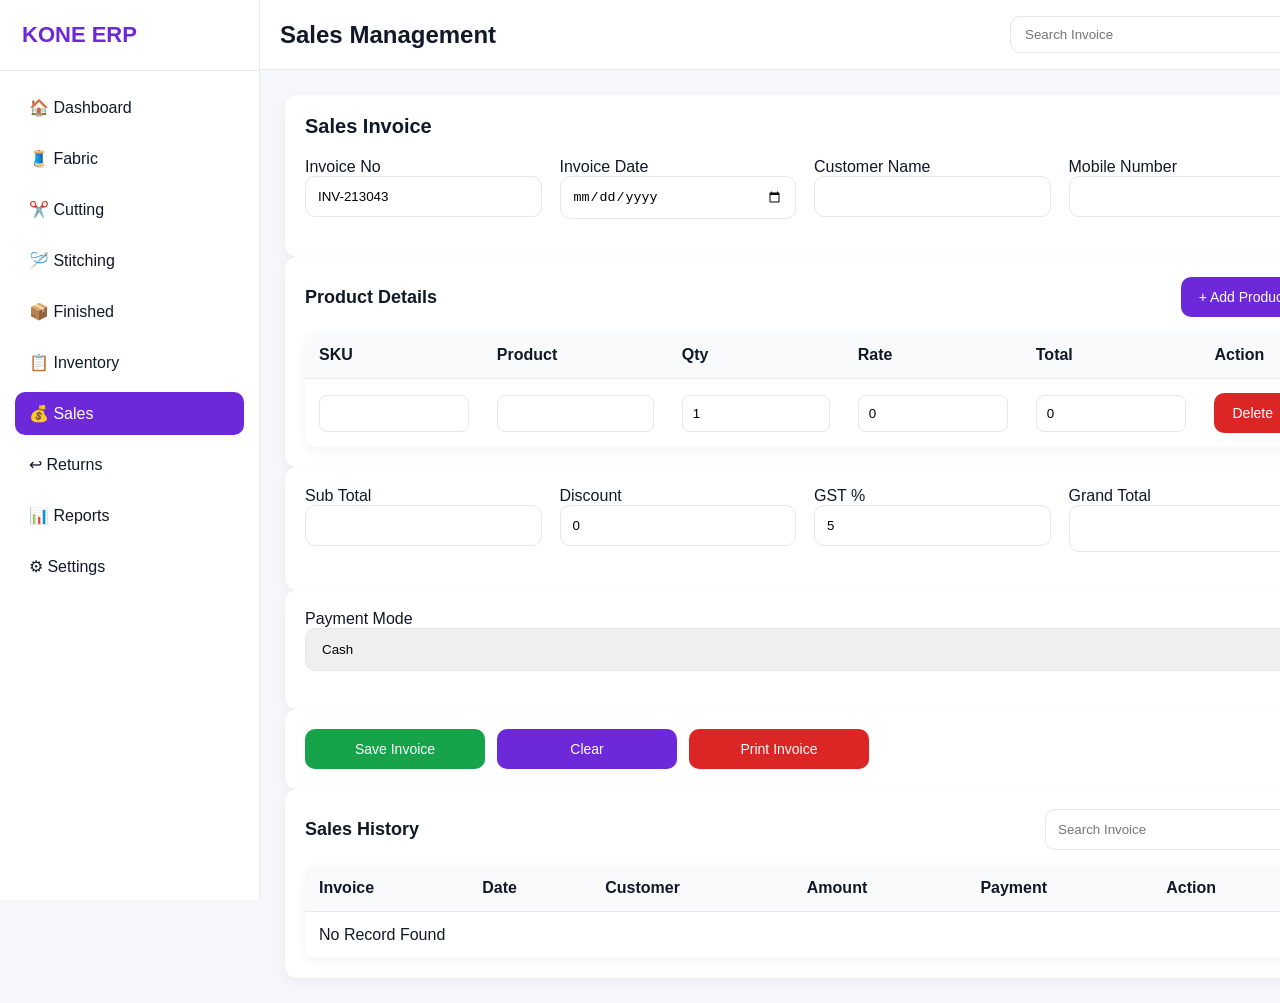
<file: pages/sales.html>
<!DOCTYPE html>
<html lang="en">

<head>

<meta charset="UTF-8">
<meta name="viewport"
content="width=device-width, initial-scale=1.0">

<title>Sales Management - KONE ERP</title>

<link rel="stylesheet"
href="../assets/css/common.css">

<link rel="stylesheet"
href="../assets/css/sales.css">

</head>

<body>

<div class="app">

    <!-- Sidebar -->

    <aside class="sidebar" id="sidebar">

        <div class="logo">
            KONE ERP
        </div>

        <ul>

            <li><a href="../index.html">🏠 Dashboard</a></li>
            <li><a href="fabric.html">🧵 Fabric</a></li>
            <li><a href="cutting.html">✂️ Cutting</a></li>
            <li><a href="stitching.html">🪡 Stitching</a></li>
            <li><a href="finished.html">📦 Finished</a></li>
            <li><a href="inventory.html">📋 Inventory</a></li>

            <li>
                <a href="sales.html"
                class="active">
                💰 Sales
                </a>
            </li>

            <li><a href="returns.html">↩ Returns</a></li>
            <li><a href="reports.html">📊 Reports</a></li>
            <li><a href="settings.html">⚙ Settings</a></li>

        </ul>

    </aside>

    <main class="main">

        <header class="navbar">

            <div class="nav-left">

                <div class="menu-btn"
                onclick="toggleSidebar()">
                ☰
                </div>

                <h2>
                    Sales Management
                </h2>

            </div>

            <div class="nav-right">

                <input
                type="text"
                class="search-box"
                placeholder="Search Invoice">

            </div>

        </header>

        <section class="content">

            <!-- Invoice Header -->

            <div class="card">

                <h3 class="section-title">

                    Sales Invoice

                </h3>

                <div class="form-grid">

                    <div class="form-group">

                        <label>
                            Invoice No
                        </label>

                        <input
                        type="text"
                        id="invoiceNo"
                        class="form-control">

                    </div>

                    <div class="form-group">

                        <label>
                            Invoice Date
                        </label>

                        <input
                        type="date"
                        id="invoiceDate"
                        class="form-control">

                    </div>

                    <div class="form-group">

                        <label>
                            Customer Name
                        </label>

                        <input
                        type="text"
                        id="customerName"
                        class="form-control">

                    </div>

                    <div class="form-group">

                        <label>
                            Mobile Number
                        </label>

                        <input
                        type="text"
                        id="customerMobile"
                        class="form-control">

                    </div>

                </div>

            </div>

            <!-- Product Table -->

            <div class="card mt-20">

                <div class="table-header">

                    <h3>
                        Product Details
                    </h3>

                    <button
                    class="btn btn-primary"
                    onclick="addSalesRow()">

                    + Add Product

                    </button>

                </div>

                <div class="table-wrapper">

                    <table id="salesTable">

                        <thead>

                        <tr>

                            <th>SKU</th>
                            <th>Product</th>
                            <th>Qty</th>
                            <th>Rate</th>
                            <th>Total</th>
                            <th>Action</th>

                        </tr>

                        </thead>

                        <tbody id="salesBody">

                        </tbody>

                    </table>

                </div>

            </div>

            <!-- Billing Summary -->

            <div class="card mt-20">

                <div class="form-grid">

                    <div class="form-group">

                        <label>
                            Sub Total
                        </label>

                        <input
                        id="subTotal"
                        readonly
                        class="form-control">

                    </div>

                    <div class="form-group">

                        <label>
                            Discount
                        </label>

                        <input
                        id="discount"
                        value="0"
                        class="form-control">

                    </div>

                    <div class="form-group">

                        <label>
                            GST %
                        </label>

                        <input
                        id="gst"
                        value="5"
                        class="form-control">

                    </div>

                    <div class="form-group">

                        <label>
                            Grand Total
                        </label>

                        <input
                        id="grandTotal"
                        readonly
                        class="form-control">

                    </div>

                </div>

            </div>

            <!-- Payment -->

            <div class="card mt-20">

                <div class="form-grid">

                    <div class="form-group">

                        <label>
                            Payment Mode
                        </label>

                        <select
                        id="paymentMode"
                        class="form-control">

                            <option>Cash</option>
                            <option>UPI</option>
                            <option>Card</option>
                            <option>Bank Transfer</option>

                        </select>

                    </div>

                </div>

            </div>

            <!-- Action Buttons -->

            <div class="card mt-20">

                <div class="action-buttons">

                    <button
                    class="btn btn-success"
                    onclick="saveSale()">

                    Save Invoice

                    </button>

                    <button
                    class="btn btn-primary"
                    onclick="clearSalesForm()">

                    Clear

                    </button>

                    <button
                    class="btn btn-danger"
                    onclick="printInvoice()">

                    Print Invoice

                    </button>

                </div>

            </div>

            <!-- Sales History -->

            <div class="card mt-20">

                <div class="table-header">

                    <h3>
                        Sales History
                    </h3>

                    <input
                    type="text"
                    id="salesSearch"
                    class="form-control history-search"
                    placeholder="Search Invoice">

                </div>

                <div class="table-wrapper">

                    <table>

                        <thead>

                        <tr>

                            <th>Invoice</th>
                            <th>Date</th>
                            <th>Customer</th>
                            <th>Amount</th>
                            <th>Payment</th>
                            <th>Action</th>

                        </tr>

                        </thead>

                        <tbody id="salesHistory">

                            <tr>

                                <td colspan="6">

                                    No Record Found

                                </td>

                            </tr>

                        </tbody>

                    </table>

                </div>

            </div>

        </section>

    </main>

</div>

<script src="../assets/js/common.js"></script>
<script src="../assets/js/sales.js"></script>

</body>
</html>
</file>
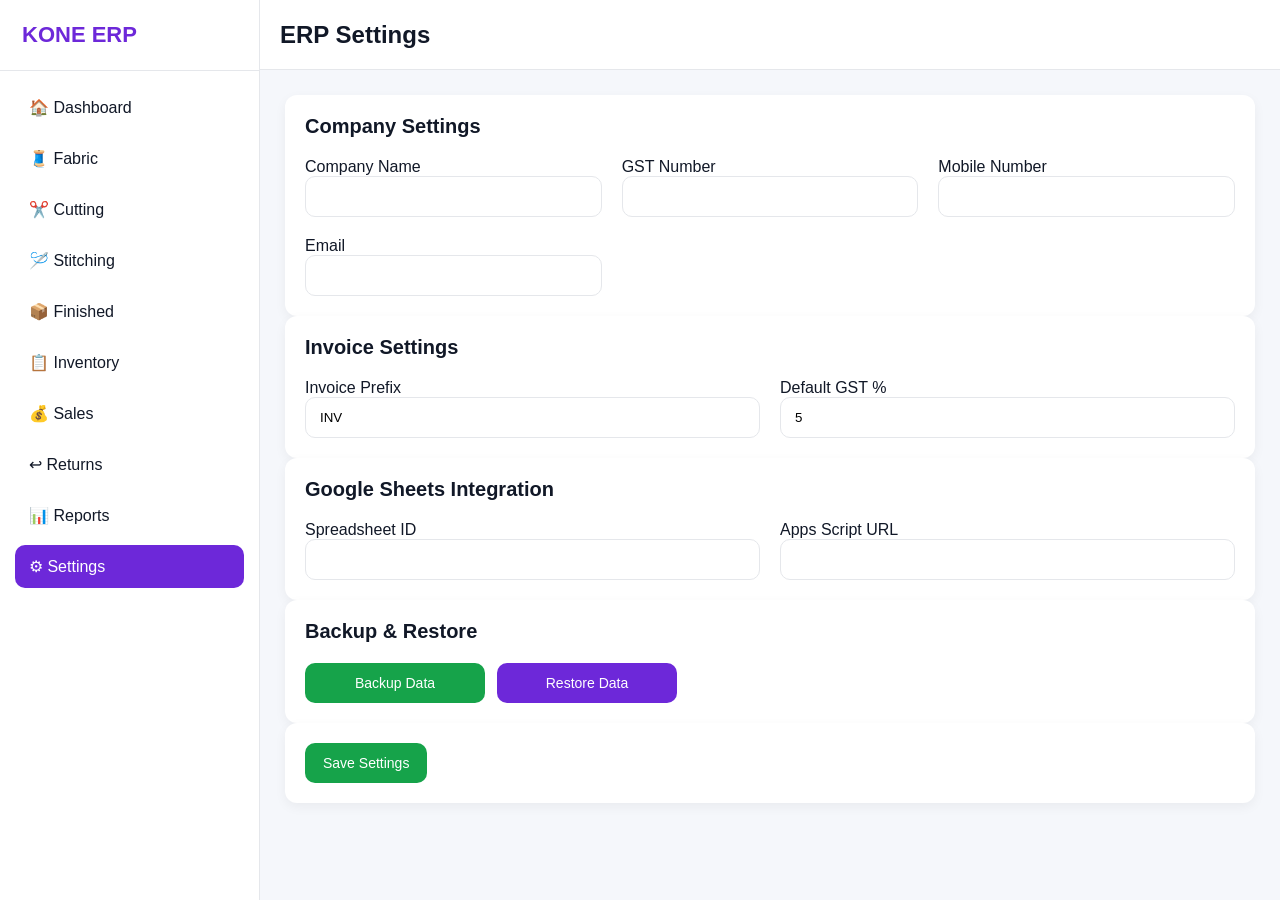
<file: pages/settings.html>
<!DOCTYPE html>
<html lang="en">

<head>

<meta charset="UTF-8">

<meta name="viewport"
content="width=device-width, initial-scale=1.0">

<title>Settings - KONE ERP</title>

<link rel="stylesheet"
href="../assets/css/common.css">

<link rel="stylesheet"
href="../assets/css/settings.css">

</head>

<body>

<div class="app">

    <aside class="sidebar" id="sidebar">

        <div class="logo">

            KONE ERP

        </div>

        <ul>

            <li><a href="../index.html">🏠 Dashboard</a></li>
            <li><a href="fabric.html">🧵 Fabric</a></li>
            <li><a href="cutting.html">✂️ Cutting</a></li>
            <li><a href="stitching.html">🪡 Stitching</a></li>
            <li><a href="finished.html">📦 Finished</a></li>
            <li><a href="inventory.html">📋 Inventory</a></li>
            <li><a href="sales.html">💰 Sales</a></li>
            <li><a href="returns.html">↩ Returns</a></li>
            <li><a href="reports.html">📊 Reports</a></li>

            <li>
                <a href="settings.html"
                class="active">
                ⚙ Settings
                </a>
            </li>

        </ul>

    </aside>

    <main class="main">

        <header class="navbar">

            <div class="nav-left">

                <div class="menu-btn"
                onclick="toggleSidebar()">

                ☰

                </div>

                <h2>

                    ERP Settings

                </h2>

            </div>

        </header>

        <section class="content">

            <!-- Company Settings -->

            <div class="card">

                <h3 class="section-title">

                    Company Settings

                </h3>

                <div class="form-grid">

                    <div>

                        <label>Company Name</label>

                        <input
                        type="text"
                        id="companyName"
                        class="form-control">

                    </div>

                    <div>

                        <label>GST Number</label>

                        <input
                        type="text"
                        id="gstNo"
                        class="form-control">

                    </div>

                    <div>

                        <label>Mobile Number</label>

                        <input
                        type="text"
                        id="companyMobile"
                        class="form-control">

                    </div>

                    <div>

                        <label>Email</label>

                        <input
                        type="email"
                        id="companyEmail"
                        class="form-control">

                    </div>

                </div>

            </div>

            <!-- Invoice Settings -->

            <div class="card mt-20">

                <h3 class="section-title">

                    Invoice Settings

                </h3>

                <div class="form-grid">

                    <div>

                        <label>Invoice Prefix</label>

                        <input
                        type="text"
                        id="invoicePrefix"
                        value="INV"
                        class="form-control">

                    </div>

                    <div>

                        <label>Default GST %</label>

                        <input
                        type="number"
                        id="defaultGST"
                        value="5"
                        class="form-control">

                    </div>

                </div>

            </div>

            <!-- Google Sheet Config -->

            <div class="card mt-20">

                <h3 class="section-title">

                    Google Sheets Integration

                </h3>

                <div class="form-grid">

                    <div>

                        <label>Spreadsheet ID</label>

                        <input
                        type="text"
                        id="sheetId"
                        class="form-control">

                    </div>

                    <div>

                        <label>Apps Script URL</label>

                        <input
                        type="text"
                        id="scriptUrl"
                        class="form-control">

                    </div>

                </div>

            </div>

            <!-- Backup -->

            <div class="card mt-20">

                <h3 class="section-title">

                    Backup & Restore

                </h3>

                <div class="action-buttons">

                    <button
                    class="btn btn-success"
                    onclick="backupData()">

                    Backup Data

                    </button>

                    <button
                    class="btn btn-primary"
                    onclick="restoreData()">

                    Restore Data

                    </button>

                    <input
                    type="file"
                    id="restoreFile"
                    hidden>

                </div>

            </div>

            <!-- Save -->

            <div class="card mt-20">

                <button
                class="btn btn-success"
                onclick="saveSettings()">

                Save Settings

                </button>

            </div>

        </section>

    </main>

</div>

<script src="../assets/js/common.js"></script>
<script src="../assets/js/settings.js"></script>

</body>
</html>
</file>
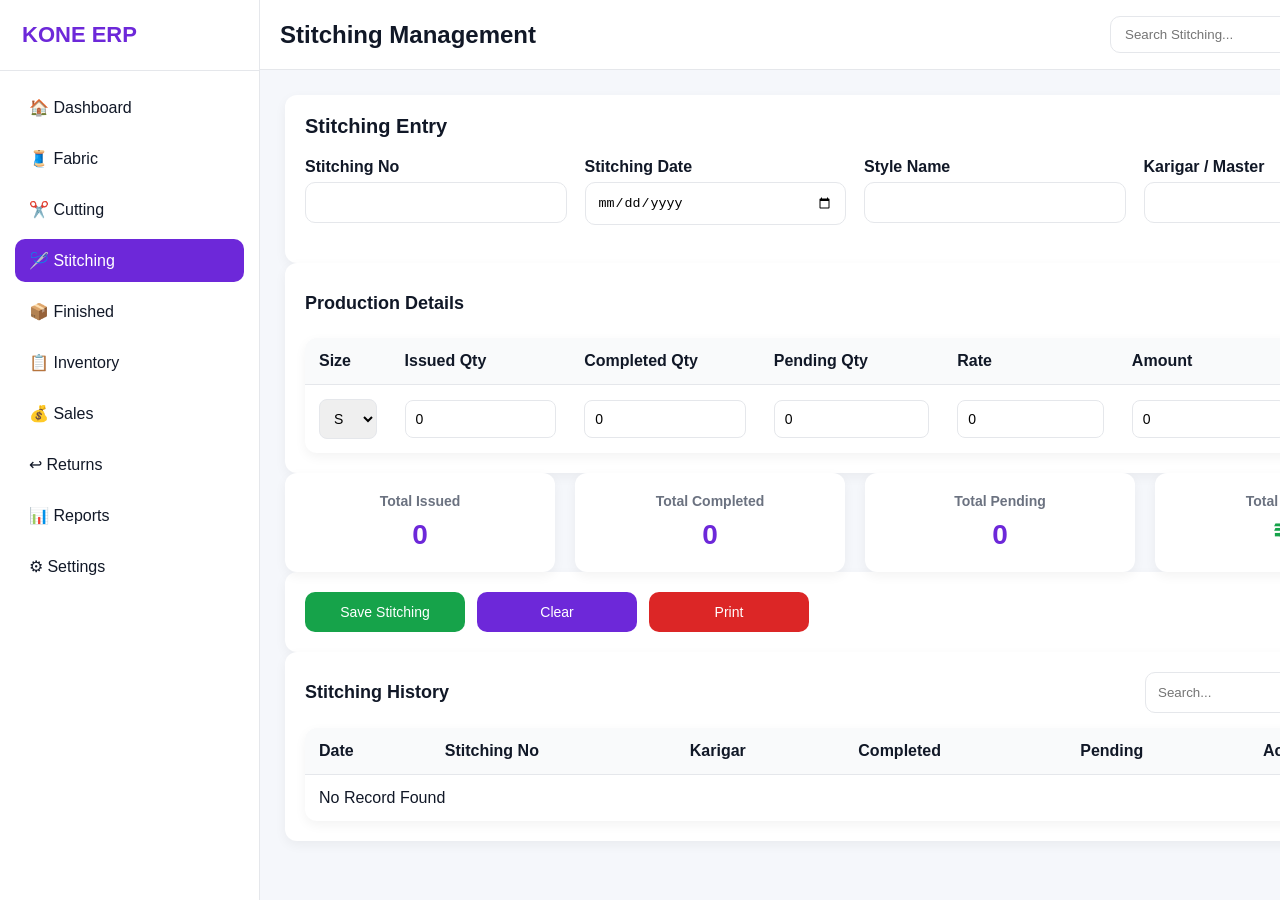
<file: pages/stitching.html>
<!DOCTYPE html>
<html lang="en">

<head>

<meta charset="UTF-8">
<meta name="viewport" content="width=device-width, initial-scale=1.0">

<title>Stitching - KONE ERP</title>

<link rel="stylesheet" href="../assets/css/common.css">
<link rel="stylesheet" href="../assets/css/stitching.css">

</head>

<body>

<div class="app">

    <!-- Sidebar -->

    <aside class="sidebar" id="sidebar">

        <div class="logo">
            KONE ERP
        </div>

        <ul>

            <li><a href="../index.html">🏠 Dashboard</a></li>
            <li><a href="fabric.html">🧵 Fabric</a></li>
            <li><a href="cutting.html">✂️ Cutting</a></li>

            <li>
                <a href="stitching.html" class="active">
                    🪡 Stitching
                </a>
            </li>

            <li><a href="finished.html">📦 Finished</a></li>
            <li><a href="inventory.html">📋 Inventory</a></li>
            <li><a href="sales.html">💰 Sales</a></li>
            <li><a href="returns.html">↩ Returns</a></li>
            <li><a href="reports.html">📊 Reports</a></li>
            <li><a href="settings.html">⚙ Settings</a></li>

        </ul>

    </aside>

    <!-- Main -->

    <main class="main">

        <header class="navbar">

            <div class="nav-left">

                <div class="menu-btn"
                     onclick="toggleSidebar()">
                    ☰
                </div>

                <h2>Stitching Management</h2>

            </div>

            <div class="nav-right">

                <input
                    type="text"
                    class="search-box"
                    placeholder="Search Stitching..."
                >

            </div>

        </header>

        <section class="content">

            <!-- Stitching Entry -->

            <div class="card">

                <h3 class="section-title">
                    Stitching Entry
                </h3>

                <div class="form-grid">

                    <div class="form-group">

                        <label class="form-label">
                            Stitching No
                        </label>

                        <input
                            type="text"
                            id="stitchingNo"
                            class="form-control"
                        >

                    </div>

                    <div class="form-group">

                        <label class="form-label">
                            Stitching Date
                        </label>

                        <input
                            type="date"
                            id="stitchingDate"
                            class="form-control"
                        >

                    </div>

                    <div class="form-group">

                        <label class="form-label">
                            Style Name
                        </label>

                        <input
                            type="text"
                            id="styleName"
                            class="form-control"
                        >

                    </div>

                    <div class="form-group">

                        <label class="form-label">
                            Karigar / Master
                        </label>

                        <input
                            type="text"
                            id="karigarName"
                            class="form-control"
                        >

                    </div>

                </div>

            </div>

            <!-- Production Table -->

            <div class="card mt-20">

                <div class="table-header">

                    <h3>
                        Production Details
                    </h3>

                    <button
                        class="btn btn-primary"
                        onclick="addStitchingRow()">
                        + Add Row
                    </button>

                </div>

                <div class="table-wrapper">

                    <table id="stitchingTable">

                        <thead>

                        <tr>

                            <th>Size</th>
                            <th>Issued Qty</th>
                            <th>Completed Qty</th>
                            <th>Pending Qty</th>
                            <th>Rate</th>
                            <th>Amount</th>
                            <th>Action</th>

                        </tr>

                        </thead>

                        <tbody id="stitchingBody">

                        </tbody>

                    </table>

                </div>

            </div>

            <!-- Summary -->

            <div class="summary-grid mt-20">

                <div class="card">

                    <h4>Total Issued</h4>

                    <h2 id="totalIssued">
                        0
                    </h2>

                </div>

                <div class="card">

                    <h4>Total Completed</h4>

                    <h2 id="totalCompleted">
                        0
                    </h2>

                </div>

                <div class="card">

                    <h4>Total Pending</h4>

                    <h2 id="totalPending">
                        0
                    </h2>

                </div>

                <div class="card">

                    <h4>Total Amount</h4>

                    <h2 id="totalAmount">
                        ₹0
                    </h2>

                </div>

            </div>

            <!-- Actions -->

            <div class="card mt-20">

                <div class="action-buttons">

                    <button
                        class="btn btn-success"
                        onclick="saveStitching()">
                        Save Stitching
                    </button>

                    <button
                        class="btn btn-primary"
                        onclick="clearStitchingForm()">
                        Clear
                    </button>

                    <button
                        class="btn btn-danger"
                        onclick="printStitching()">
                        Print
                    </button>

                </div>

            </div>

            <!-- History -->

            <div class="card mt-20">

                <div class="table-header">

                    <h3>
                        Stitching History
                    </h3>

                    <input
                        type="text"
                        id="stitchingSearch"
                        class="form-control history-search"
                        placeholder="Search..."
                    >

                </div>

                <div class="table-wrapper">

                    <table>

                        <thead>

                        <tr>

                            <th>Date</th>
                            <th>Stitching No</th>
                            <th>Karigar</th>
                            <th>Completed</th>
                            <th>Pending</th>
                            <th>Action</th>

                        </tr>

                        </thead>

                        <tbody id="stitchingHistory">

                            <tr>

                                <td colspan="6">
                                    No Record Found
                                </td>

                            </tr>

                        </tbody>

                    </table>

                </div>

            </div>

        </section>

    </main>

</div>

<script src="../assets/js/common.js"></script>
<script src="../assets/js/stitching.js"></script>

</body>
</html>
</file>
<file: assets/css/common.css>
/* =========================
   KONE ERP - Common CSS
   ========================= */

:root{

    --primary:#6d28d9;
    --primary-light:#8b5cf6;

    --success:#16a34a;
    --warning:#f59e0b;
    --danger:#dc2626;

    --bg:#f5f7fb;
    --card:#ffffff;

    --text:#111827;
    --muted:#6b7280;

    --border:#e5e7eb;

    --shadow:
    0 4px 12px rgba(0,0,0,.05);

    --radius:12px;

}

/* =========================
   Reset
   ========================= */

*{
    margin:0;
    padding:0;
    box-sizing:border-box;
}

html{
    scroll-behavior:smooth;
}

body{

    font-family:
    Inter,
    Segoe UI,
    Roboto,
    Arial,
    sans-serif;

    background:var(--bg);

    color:var(--text);

    overflow-x:hidden;

}

/* =========================
   Layout
   ========================= */

.app{
    display:flex;
    min-height:100vh;
}

/* =========================
   Sidebar
   ========================= */

.sidebar{

    width:260px;

    background:#fff;

    border-right:1px solid var(--border);

    position:fixed;

    top:0;
    left:0;
    bottom:0;

    z-index:1000;

    overflow-y:auto;

}

.logo{

    padding:22px;

    font-size:22px;

    font-weight:700;

    color:var(--primary);

    border-bottom:1px solid var(--border);

}

.sidebar ul{
    list-style:none;
    padding:15px;
}

.sidebar li{
    margin-bottom:8px;
}

.sidebar a{

    display:flex;

    align-items:center;

    gap:10px;

    text-decoration:none;

    color:var(--text);

    padding:12px 14px;

    border-radius:10px;

    transition:.25s;

}

.sidebar a:hover{

    background:#f3f4f6;

}

.sidebar a.active{

    background:var(--primary);

    color:#fff;

}

/* =========================
   Main
   ========================= */

.main{

    flex:1;

    margin-left:260px;

}

/* =========================
   Navbar
   ========================= */

.navbar{

    height:70px;

    background:#fff;

    border-bottom:1px solid var(--border);

    display:flex;

    align-items:center;

    justify-content:space-between;

    padding:0 20px;

    position:sticky;

    top:0;

    z-index:999;

}

.nav-left{
    display:flex;
    align-items:center;
    gap:15px;
}

.nav-right{
    display:flex;
    align-items:center;
    gap:15px;
}

/* =========================
   Search
   ========================= */

.search-box{

    width:320px;

    max-width:100%;

    padding:10px 14px;

    border:1px solid var(--border);

    border-radius:10px;

    outline:none;

}

.search-box:focus{

    border-color:var(--primary);

}

/* =========================
   Page Content
   ========================= */

.content{

    padding:25px;

}

/* =========================
   Cards
   ========================= */

.cards{

    display:grid;

    grid-template-columns:
    repeat(auto-fit,minmax(240px,1fr));

    gap:20px;

}

.card{

    background:var(--card);

    border-radius:var(--radius);

    padding:20px;

    box-shadow:var(--shadow);

}

.card-title{

    color:var(--muted);

    font-size:14px;

}

.card-value{

    font-size:32px;

    font-weight:700;

    margin-top:8px;

}

/* =========================
   Buttons
   ========================= */

.btn{

    border:none;

    cursor:pointer;

    border-radius:10px;

    padding:12px 18px;

    font-size:14px;

    transition:.25s;

}

.btn-primary{

    background:var(--primary);

    color:#fff;

}

.btn-primary:hover{

    background:var(--primary-light);

}

.btn-success{

    background:var(--success);

    color:#fff;

}

.btn-danger{

    background:var(--danger);

    color:#fff;

}

/* =========================
   Form
   ========================= */

.form-group{
    margin-bottom:18px;
}

.form-label{

    display:block;

    margin-bottom:6px;

    font-weight:600;

}

.form-control{

    width:100%;

    border:1px solid var(--border);

    border-radius:10px;

    padding:12px;

    outline:none;

}

.form-control:focus{

    border-color:var(--primary);

}

/* =========================
   Table
   ========================= */

.table-wrapper{

    overflow-x:auto;

    background:#fff;

    border-radius:12px;

    box-shadow:var(--shadow);

}

table{

    width:100%;

    border-collapse:collapse;

}

th{

    background:#f9fafb;

    text-align:left;

    padding:14px;

}

td{

    padding:14px;

    border-top:1px solid var(--border);

}

tr:hover{

    background:#fafafa;

}

/* =========================
   Badge
   ========================= */

.badge{

    display:inline-block;

    padding:6px 10px;

    border-radius:999px;

    font-size:12px;

    font-weight:600;

}

.badge-success{

    background:#dcfce7;

    color:#166534;

}

.badge-warning{

    background:#fef3c7;

    color:#92400e;

}

.badge-danger{

    background:#fee2e2;

    color:#991b1b;

}

/* =========================
   Mobile Menu
   ========================= */

.menu-btn{

    display:none;

    font-size:22px;

    cursor:pointer;

}

/* =========================
   Mobile Responsive
   ========================= */

@media(max-width:768px){

    .sidebar{

        transform:translateX(-100%);

        transition:.3s;

    }

    .sidebar.show{

        transform:translateX(0);

    }

    .main{

        margin-left:0;

    }

    .menu-btn{

        display:block;

    }

    .search-box{

        width:100%;

    }

    .content{

        padding:15px;

    }

    .cards{

        grid-template-columns:1fr;

    }

}
</file>
<file: assets/css/dashboard.css>
/* =========================
   Dashboard CSS
   ========================= */

/* Page Title */

.page-title{

    font-size:28px;

    font-weight:700;

    margin-bottom:20px;

}

/* Dashboard Cards */

.cards{

    margin-bottom:25px;

}

.card{

    transition:all .25s ease;

}

.card:hover{

    transform:translateY(-4px);

    box-shadow:
    0 12px 24px rgba(0,0,0,.08);

}

.card-value{

    color:var(--primary);

}

/* Utility */

.mt-20{

    margin-top:20px;

}

.mt-30{

    margin-top:30px;

}

/* Quick Actions */

.quick-actions{

    display:flex;

    gap:12px;

    flex-wrap:wrap;

}

.quick-actions .btn{

    min-width:140px;

}

/* Section Header */

.section-header{

    display:flex;

    align-items:center;

    justify-content:space-between;

    margin-bottom:15px;

}

.section-header h3{

    font-size:18px;

    font-weight:600;

}

/* Tables */

.table-wrapper{

    border-radius:12px;

    overflow:hidden;

}

table{

    min-width:700px;

}

thead{

    position:sticky;

    top:0;

    z-index:10;

}

th{

    font-size:14px;

    font-weight:600;

    white-space:nowrap;

}

td{

    font-size:14px;

    white-space:nowrap;

}

/* Activity Table */

#activityTable tr td{

    vertical-align:middle;

}

/* Low Stock */

.low-stock td:nth-child(3){

    font-weight:700;

    color:var(--danger);

}

/* Dashboard Widgets */

.widget-grid{

    display:grid;

    grid-template-columns:
    repeat(2,1fr);

    gap:20px;

    margin-top:20px;

}

.widget{

    background:#fff;

    border-radius:12px;

    padding:20px;

    box-shadow:var(--shadow);

    min-height:250px;

}

.widget h3{

    margin-bottom:15px;

}

/* Chart Placeholder */

.chart-placeholder{

    height:220px;

    border:2px dashed var(--border);

    border-radius:12px;

    display:flex;

    align-items:center;

    justify-content:center;

    color:var(--muted);

}

/* Summary Box */

.summary-box{

    display:flex;

    justify-content:space-between;

    align-items:center;

    padding:15px 0;

    border-bottom:1px solid var(--border);

}

.summary-box:last-child{

    border-bottom:none;

}

.summary-box .value{

    font-weight:700;

}

/* Mobile */

@media(max-width:768px){

    .widget-grid{

        grid-template-columns:1fr;

    }

    .page-title{

        font-size:22px;

    }

    .quick-actions{

        flex-direction:column;

    }

    .quick-actions .btn{

        width:100%;

    }

    table{

        min-width:600px;

    }

}

/* Small Mobile */

@media(max-width:480px){

    .card{

        padding:16px;

    }

    .card-value{

        font-size:26px;

    }

    .navbar h2{

        font-size:18px;

    }

}
</file>
<file: assets/css/cutting.css>
/* =========================
   Cutting Module CSS
   ========================= */

/* Section Title */

.section-title{

    font-size:20px;

    font-weight:700;

    margin-bottom:20px;

    color:var(--text);

}

/* =========================
   Form Grid
   ========================= */

.form-grid{

    display:grid;

    grid-template-columns:
    repeat(auto-fit,minmax(220px,1fr));

    gap:18px;

}

/* =========================
   Table Header
   ========================= */

.table-header{

    display:flex;

    align-items:center;

    justify-content:space-between;

    gap:15px;

    margin-bottom:15px;

}

.table-header h3{

    font-size:18px;

    font-weight:600;

}

/* =========================
   Cutting Table
   ========================= */

#cuttingTable{

    min-width:900px;

}

#cuttingTable input,
#cuttingTable select{

    width:100%;

    padding:10px;

    border:1px solid var(--border);

    border-radius:8px;

    outline:none;

    font-size:14px;

}

#cuttingTable input:focus,
#cuttingTable select:focus{

    border-color:var(--primary);

}

/* =========================
   Summary
   ========================= */

.summary-grid{

    display:grid;

    grid-template-columns:
    repeat(auto-fit,minmax(220px,1fr));

    gap:20px;

}

.summary-grid .card{

    text-align:center;

}

.summary-grid h4{

    font-size:14px;

    color:var(--muted);

    margin-bottom:8px;

}

.summary-grid h2{

    font-size:28px;

    color:var(--primary);

    font-weight:700;

}

#fabricBalance{

    color:var(--success);

}

/* =========================
   Action Buttons
   ========================= */

.action-buttons{

    display:flex;

    gap:12px;

    flex-wrap:wrap;

}

.action-buttons .btn{

    min-width:160px;

}

/* =========================
   History Search
   ========================= */

.history-search{

    width:260px;

}

/* =========================
   Status Badges
   ========================= */

.status-complete{

    background:#dcfce7;

    color:#166534;

    padding:5px 10px;

    border-radius:20px;

    font-size:12px;

    font-weight:600;

}

.status-pending{

    background:#fef3c7;

    color:#92400e;

    padding:5px 10px;

    border-radius:20px;

    font-size:12px;

    font-weight:600;

}

/* =========================
   Row Animation
   ========================= */

.cutting-row{

    animation:
    fadeRow .25s ease;

}

@keyframes fadeRow{

    from{

        opacity:0;

        transform:
        translateY(10px);

    }

    to{

        opacity:1;

        transform:
        translateY(0);

    }

}

/* =========================
   Empty State
   ========================= */

.empty-state{

    text-align:center;

    padding:25px;

    color:var(--muted);

}

/* =========================
   Hover Effect
   ========================= */

.summary-grid .card:hover{

    transform:
    translateY(-4px);

}

/* =========================
   Responsive
   ========================= */

@media(max-width:992px){

    .table-header{

        flex-direction:column;

        align-items:stretch;

    }

    .history-search{

        width:100%;

    }

}

/* =========================
   Mobile
   ========================= */

@media(max-width:768px){

    .form-grid{

        grid-template-columns:1fr;

    }

    .summary-grid{

        grid-template-columns:1fr;

    }

    .action-buttons{

        flex-direction:column;

    }

    .action-buttons .btn{

        width:100%;

    }

    .section-title{

        font-size:18px;

    }

}

/* =========================
   Small Mobile
   ========================= */

@media(max-width:480px){

    .card{

        padding:16px;

    }

    .summary-grid h2{

        font-size:24px;

    }

}
</file>
<file: assets/css/fabric.css>
/* =========================
   Fabric Module CSS
   ========================= */

/* Section Title */

.section-title{
    font-size:20px;
    font-weight:700;
    margin-bottom:20px;
    color:var(--text);
}

/* =========================
   Form Grid
   ========================= */

.form-grid{

    display:grid;

    grid-template-columns:
    repeat(auto-fit,minmax(220px,1fr));

    gap:18px;

}

/* =========================
   Table Header
   ========================= */

.table-header{

    display:flex;

    justify-content:space-between;

    align-items:center;

    margin-bottom:15px;

    gap:15px;

}

.table-header h3{

    font-size:18px;

    font-weight:600;

}

/* =========================
   Fabric Table
   ========================= */

#fabricTable{

    min-width:1200px;

}

#fabricTable input{

    width:100%;

    padding:10px;

    border:1px solid var(--border);

    border-radius:8px;

    outline:none;

    font-size:14px;

}

#fabricTable input:focus{

    border-color:var(--primary);

}

#fabricTable button{

    padding:8px 12px;

    border:none;

    border-radius:8px;

    cursor:pointer;

}

/* =========================
   Summary Cards
   ========================= */

.summary-grid{

    display:grid;

    grid-template-columns:
    repeat(auto-fit,minmax(220px,1fr));

    gap:20px;

}

.summary-grid .card{

    text-align:center;

}

.summary-grid h4{

    color:var(--muted);

    font-size:14px;

    margin-bottom:10px;

}

.summary-grid h2{

    color:var(--primary);

    font-size:28px;

    font-weight:700;

}

/* =========================
   Action Buttons
   ========================= */

.action-buttons{

    display:flex;

    gap:12px;

    flex-wrap:wrap;

}

.action-buttons .btn{

    min-width:160px;

}

/* =========================
   History Search
   ========================= */

.history-search{

    width:250px;

}

/* =========================
   Purchase History
   ========================= */

#purchaseHistory td{

    vertical-align:middle;

}

/* Action Buttons */

.action-edit{

    background:#2563eb;

    color:#fff;

}

.action-delete{

    background:#dc2626;

    color:#fff;

}

.action-view{

    background:#16a34a;

    color:#fff;

}

/* =========================
   Empty State
   ========================= */

.empty-state{

    text-align:center;

    padding:30px;

    color:var(--muted);

}

/* =========================
   Fabric Row Animation
   ========================= */

.fabric-row{

    animation:
    rowFade .25s ease;

}

@keyframes rowFade{

    from{

        opacity:0;

        transform:
        translateY(8px);

    }

    to{

        opacity:1;

        transform:
        translateY(0);

    }

}

/* =========================
   Total Highlight
   ========================= */

#grandTotal{

    color:var(--success);

}

/* =========================
   Responsive
   ========================= */

@media(max-width:992px){

    .table-header{

        flex-direction:column;

        align-items:stretch;

    }

    .history-search{

        width:100%;

    }

}

/* =========================
   Mobile
   ========================= */

@media(max-width:768px){

    .form-grid{

        grid-template-columns:1fr;

    }

    .summary-grid{

        grid-template-columns:1fr;

    }

    .action-buttons{

        flex-direction:column;

    }

    .action-buttons .btn{

        width:100%;

    }

    .section-title{

        font-size:18px;

    }

}

/* =========================
   Small Mobile
   ========================= */

@media(max-width:480px){

    .card{

        padding:16px;

    }

    .summary-grid h2{

        font-size:24px;

    }

}
</file>
<file: assets/css/finished.css>
/* =========================
   Finished Goods CSS
   ========================= */

.section-title{

    font-size:20px;

    font-weight:700;

    margin-bottom:20px;

    color:var(--text);

}

/* =========================
   Form Grid
   ========================= */

.form-grid{

    display:grid;

    grid-template-columns:
    repeat(auto-fit,minmax(220px,1fr));

    gap:18px;

}

/* =========================
   Table Header
   ========================= */

.table-header{

    display:flex;

    justify-content:space-between;

    align-items:center;

    gap:15px;

    margin-bottom:15px;

}

.table-header h3{

    font-size:18px;

    font-weight:600;

}

/* =========================
   Finished Table
   ========================= */

#finishedTable{

    min-width:1000px;

}

#finishedTable input,
#finishedTable select{

    width:100%;

    padding:10px;

    border:1px solid var(--border);

    border-radius:8px;

    outline:none;

    font-size:14px;

}

#finishedTable input:focus,
#finishedTable select:focus{

    border-color:var(--primary);

}

/* =========================
   Summary Grid
   ========================= */

.summary-grid{

    display:grid;

    grid-template-columns:
    repeat(auto-fit,minmax(220px,1fr));

    gap:20px;

}

.summary-grid .card{

    text-align:center;

}

.summary-grid h4{

    color:var(--muted);

    font-size:14px;

    margin-bottom:10px;

}

.summary-grid h2{

    font-size:28px;

    font-weight:700;

    color:var(--primary);

}

#totalPass{

    color:#16a34a;

}

#totalReject{

    color:#dc2626;

}

#totalPacked{

    color:#2563eb;

}

/* =========================
   Action Buttons
   ========================= */

.action-buttons{

    display:flex;

    gap:12px;

    flex-wrap:wrap;

}

.action-buttons .btn{

    min-width:180px;

}

/* =========================
   QC Badges
   ========================= */

.badge-pass{

    background:#dcfce7;

    color:#166534;

    padding:6px 12px;

    border-radius:20px;

    font-size:12px;

    font-weight:600;

}

.badge-reject{

    background:#fee2e2;

    color:#991b1b;

    padding:6px 12px;

    border-radius:20px;

    font-size:12px;

    font-weight:600;

}

/* =========================
   History Search
   ========================= */

.history-search{

    width:260px;

}

/* =========================
   Transfer Button
   ========================= */

.btn-transfer{

    background:#16a34a;

    color:#fff;

}

.btn-transfer:hover{

    opacity:.9;

}

/* =========================
   Row Animation
   ========================= */

.finished-row{

    animation:
    finishedFade .25s ease;

}

@keyframes finishedFade{

    from{

        opacity:0;

        transform:
        translateY(10px);

    }

    to{

        opacity:1;

        transform:
        translateY(0);

    }

}

/* =========================
   Empty State
   ========================= */

.empty-state{

    text-align:center;

    padding:30px;

    color:var(--muted);

}

/* =========================
   Print
   ========================= */

@media print{

    .sidebar,
    .navbar,
    .menu-btn,
    .action-buttons{

        display:none !important;

    }

    .main{

        width:100% !important;

        margin:0 !important;

    }

}

/* =========================
   Tablet
   ========================= */

@media(max-width:992px){

    .table-header{

        flex-direction:column;

        align-items:stretch;

    }

    .history-search{

        width:100%;

    }

}

/* =========================
   Mobile
   ========================= */

@media(max-width:768px){

    .form-grid{

        grid-template-columns:1fr;

    }

    .summary-grid{

        grid-template-columns:1fr;

    }

    .action-buttons{

        flex-direction:column;

    }

    .action-buttons .btn{

        width:100%;

    }

    .section-title{

        font-size:18px;

    }

}

/* =========================
   Small Mobile
   ========================= */

@media(max-width:480px){

    .card{

        padding:16px;

    }

    .summary-grid h2{

        font-size:24px;

    }

}
</file>
<file: assets/css/inventory.css>
/* =========================
   Inventory Module CSS
   ========================= */

.section-title{

    font-size:20px;
    font-weight:700;
    margin-bottom:20px;
    color:var(--text);

}

/* =========================
   Summary Cards
   ========================= */

.summary-grid{

    display:grid;

    grid-template-columns:
    repeat(auto-fit,minmax(220px,1fr));

    gap:20px;

}

.summary-grid .card{

    text-align:center;
    transition:.3s;

}

.summary-grid .card:hover{

    transform:
    translateY(-4px);

}

.summary-grid h4{

    color:var(--muted);
    margin-bottom:10px;
    font-size:14px;

}

.summary-grid h2{

    font-size:28px;
    font-weight:700;
    color:var(--primary);

}

#lowStock{

    color:#dc2626;

}

#inventoryValue{

    color:#16a34a;

}

/* =========================
   Table Header
   ========================= */

.table-header{

    display:flex;

    align-items:center;

    justify-content:space-between;

    gap:15px;

    margin-bottom:15px;

}

.table-header h3{

    font-size:18px;
    font-weight:600;

}

/* =========================
   Inventory Table
   ========================= */

#inventoryTable{

    min-width:1200px;

}

#inventoryTable input,
#inventoryTable select{

    width:100%;
    padding:10px;
    border:1px solid var(--border);
    border-radius:8px;
    outline:none;

}

#inventoryTable input:focus,
#inventoryTable select:focus{

    border-color:var(--primary);

}

/* =========================
   Status Badges
   ========================= */

.stock-good{

    background:#dcfce7;
    color:#166534;

    padding:6px 12px;

    border-radius:20px;

    font-size:12px;

    font-weight:600;

}

.stock-low{

    background:#fee2e2;
    color:#991b1b;

    padding:6px 12px;

    border-radius:20px;

    font-size:12px;

    font-weight:600;

}

.stock-medium{

    background:#fef3c7;
    color:#92400e;

    padding:6px 12px;

    border-radius:20px;

    font-size:12px;

    font-weight:600;

}

/* =========================
   History Search
   ========================= */

.history-search{

    width:260px;

}

/* =========================
   Movement Types
   ========================= */

.movement-in{

    color:#16a34a;
    font-weight:700;

}

.movement-out{

    color:#dc2626;
    font-weight:700;

}

/* =========================
   Inventory Row Animation
   ========================= */

.inventory-row{

    animation:
    inventoryFade .25s ease;

}

@keyframes inventoryFade{

    from{

        opacity:0;

        transform:
        translateY(10px);

    }

    to{

        opacity:1;

        transform:
        translateY(0);

    }

}

/* =========================
   Empty State
   ========================= */

.empty-state{

    text-align:center;

    padding:30px;

    color:var(--muted);

}

/* =========================
   Print Layout
   ========================= */

@media print{

    .sidebar,
    .navbar,
    .menu-btn,
    .btn{

        display:none !important;

    }

    .main{

        margin:0 !important;

        width:100% !important;

    }

}

/* =========================
   Tablet
   ========================= */

@media(max-width:992px){

    .table-header{

        flex-direction:column;

        align-items:stretch;

    }

    .history-search{

        width:100%;

    }

}

/* =========================
   Mobile
   ========================= */

@media(max-width:768px){

    .summary-grid{

        grid-template-columns:1fr;

    }

    .table-header{

        flex-direction:column;

    }

    .history-search{

        width:100%;

    }

}

/* =========================
   Small Mobile
   ========================= */

@media(max-width:480px){

    .card{

        padding:16px;

    }

    .summary-grid h2{

        font-size:24px;

    }

}
</file>
<file: assets/css/reports.css>
/* =========================
   Reports Module CSS
   ========================= */

.section-title{

    font-size:20px;
    font-weight:700;
    margin-bottom:20px;
    color:var(--text);

}

/* =========================
   Form Grid
   ========================= */

.form-grid{

    display:grid;

    grid-template-columns:
    repeat(auto-fit,minmax(220px,1fr));

    gap:18px;

}

/* =========================
   Summary Cards
   ========================= */

.summary-grid{

    display:grid;

    grid-template-columns:
    repeat(auto-fit,minmax(220px,1fr));

    gap:20px;

}

.summary-grid .card{

    text-align:center;

    transition:.3s;

}

.summary-grid .card:hover{

    transform:
    translateY(-4px);

}

.summary-grid h4{

    color:var(--muted);

    margin-bottom:10px;

    font-size:14px;

}

.summary-grid h2{

    font-size:28px;

    font-weight:700;

}

#totalSales{

    color:#16a34a;

}

#totalOrders{

    color:#2563eb;

}

#totalReturns{

    color:#dc2626;

}

#inventoryValue{

    color:#7c3aed;

}

/* =========================
   Table Header
   ========================= */

.table-header{

    display:flex;

    justify-content:space-between;

    align-items:center;

    gap:15px;

    margin-bottom:15px;

}

.table-header h3{

    font-size:18px;

    font-weight:600;

}

/* =========================
   Report Table
   ========================= */

.table-wrapper{

    overflow:auto;

}

.table-wrapper table{

    width:100%;

    border-collapse:collapse;

    min-width:1000px;

}

.table-wrapper th{

    background:#f5f7fb;

    padding:12px;

    text-align:left;

    border-bottom:1px solid var(--border);

}

.table-wrapper td{

    padding:12px;

    border-bottom:1px solid var(--border);

}

.table-wrapper tr:hover{

    background:#fafafa;

}

/* =========================
   Activity Log
   ========================= */

#activityLog{

    max-height:350px;

    overflow:auto;

}

.activity-item{

    padding:12px;

    border-bottom:1px solid var(--border);

}

.activity-item:last-child{

    border-bottom:none;

}

.activity-title{

    font-weight:600;

    margin-bottom:5px;

}

.activity-date{

    color:var(--muted);

    font-size:12px;

}

/* =========================
   Buttons
   ========================= */

.btn-success{

    margin-right:8px;

}

/* =========================
   Report Status
   ========================= */

.status-success{

    background:#dcfce7;

    color:#166534;

    padding:5px 12px;

    border-radius:20px;

    font-size:12px;

    font-weight:600;

}

.status-warning{

    background:#fef3c7;

    color:#92400e;

    padding:5px 12px;

    border-radius:20px;

    font-size:12px;

    font-weight:600;

}

.status-danger{

    background:#fee2e2;

    color:#991b1b;

    padding:5px 12px;

    border-radius:20px;

    font-size:12px;

    font-weight:600;

}

/* =========================
   Export Buttons
   ========================= */

.export-actions{

    display:flex;

    gap:10px;

    flex-wrap:wrap;

}

/* =========================
   Print Layout
   ========================= */

@media print{

    .sidebar,
    .navbar,
    .menu-btn,
    .btn,
    .export-actions{

        display:none !important;

    }

    .main{

        width:100% !important;

        margin:0 !important;

    }

    .card{

        border:none !important;

        box-shadow:none !important;

    }

}

/* =========================
   Tablet
   ========================= */

@media(max-width:992px){

    .table-header{

        flex-direction:column;

        align-items:stretch;

    }

}

/* =========================
   Mobile
   ========================= */

@media(max-width:768px){

    .form-grid{

        grid-template-columns:1fr;

    }

    .summary-grid{

        grid-template-columns:1fr;

    }

    .summary-grid h2{

        font-size:24px;

    }

}

/* =========================
   Small Mobile
   ========================= */

@media(max-width:480px){

    .card{

        padding:16px;

    }

    .section-title{

        font-size:18px;

    }

}
</file>
<file: assets/css/returns.css>
/* =========================
   Returns Module CSS
   ========================= */

.section-title{

    font-size:20px;
    font-weight:700;
    margin-bottom:20px;
    color:var(--text);

}

/* =========================
   Form Grid
   ========================= */

.form-grid{

    display:grid;

    grid-template-columns:
    repeat(auto-fit,minmax(220px,1fr));

    gap:18px;

}

/* =========================
   Summary Grid
   ========================= */

.summary-grid{

    display:grid;

    grid-template-columns:
    repeat(auto-fit,minmax(220px,1fr));

    gap:20px;

}

.summary-grid .card{

    text-align:center;
    transition:.3s;

}

.summary-grid .card:hover{

    transform:
    translateY(-4px);

}

.summary-grid h4{

    color:var(--muted);
    margin-bottom:10px;

}

.summary-grid h2{

    font-size:28px;
    font-weight:700;

}

/* =========================
   Return Counts
   ========================= */

#returnQty{

    color:#2563eb;

}

#damageQty{

    color:#dc2626;

}

#exchangeQty{

    color:#16a34a;

}

/* =========================
   Table Header
   ========================= */

.table-header{

    display:flex;

    justify-content:space-between;

    align-items:center;

    gap:15px;

    margin-bottom:15px;

}

/* =========================
   Returns Table
   ========================= */

#returnsTable{

    min-width:1100px;

}

#returnsTable input,
#returnsTable select{

    width:100%;
    padding:10px;
    border:1px solid var(--border);
    border-radius:8px;
    outline:none;

}

#returnsTable input:focus,
#returnsTable select:focus{

    border-color:var(--primary);

}

/* =========================
   Return Badges
   ========================= */

.badge-damage{

    background:#fee2e2;
    color:#991b1b;

    padding:6px 12px;

    border-radius:20px;

    font-size:12px;

    font-weight:600;

}

.badge-exchange{

    background:#dcfce7;
    color:#166534;

    padding:6px 12px;

    border-radius:20px;

    font-size:12px;

    font-weight:600;

}

.badge-refund{

    background:#dbeafe;
    color:#1e40af;

    padding:6px 12px;

    border-radius:20px;

    font-size:12px;

    font-weight:600;

}

/* =========================
   Action Buttons
   ========================= */

.action-buttons{

    display:flex;

    gap:12px;

    flex-wrap:wrap;

}

.action-buttons .btn{

    min-width:180px;

}

/* =========================
   Search Box
   ========================= */

.history-search{

    width:260px;

}

/* =========================
   Row Animation
   ========================= */

.return-row{

    animation:
    returnFade .25s ease;

}

@keyframes returnFade{

    from{

        opacity:0;

        transform:
        translateY(10px);

    }

    to{

        opacity:1;

        transform:
        translateY(0);

    }

}

/* =========================
   Print Layout
   ========================= */

@media print{

    .sidebar,
    .navbar,
    .menu-btn,
    .action-buttons{

        display:none !important;

    }

    .main{

        margin:0 !important;
        width:100% !important;

    }

}

/* =========================
   Tablet
   ========================= */

@media(max-width:992px){

    .table-header{

        flex-direction:column;
        align-items:stretch;

    }

    .history-search{

        width:100%;

    }

}

/* =========================
   Mobile
   ========================= */

@media(max-width:768px){

    .form-grid{

        grid-template-columns:1fr;

    }

    .summary-grid{

        grid-template-columns:1fr;

    }

    .action-buttons{

        flex-direction:column;

    }

    .action-buttons .btn{

        width:100%;

    }

}

/* =========================
   Small Mobile
   ========================= */

@media(max-width:480px){

    .card{

        padding:16px;

    }

    .summary-grid h2{

        font-size:24px;

    }

}
</file>
<file: assets/css/sales.css>
/* =========================
   Sales Module CSS
   ========================= */

.section-title{

    font-size:20px;
    font-weight:700;
    margin-bottom:20px;
    color:var(--text);

}

/* =========================
   Form Grid
   ========================= */

.form-grid{

    display:grid;

    grid-template-columns:
    repeat(auto-fit,minmax(220px,1fr));

    gap:18px;

}

/* =========================
   Table Header
   ========================= */

.table-header{

    display:flex;

    justify-content:space-between;

    align-items:center;

    gap:15px;

    margin-bottom:15px;

}

.table-header h3{

    font-size:18px;
    font-weight:600;

}

/* =========================
   Sales Table
   ========================= */

#salesTable{

    min-width:1000px;

}

#salesTable input,
#salesTable select{

    width:100%;
    padding:10px;
    border:1px solid var(--border);
    border-radius:8px;
    outline:none;

}

#salesTable input:focus,
#salesTable select:focus{

    border-color:var(--primary);

}

/* =========================
   Billing Summary
   ========================= */

#subTotal,
#grandTotal{

    font-weight:700;

    color:#2563eb;

}

#grandTotal{

    color:#16a34a;

    font-size:18px;

}

/* =========================
   Action Buttons
   ========================= */

.action-buttons{

    display:flex;

    gap:12px;

    flex-wrap:wrap;

}

.action-buttons .btn{

    min-width:180px;

}

/* =========================
   Invoice Status
   ========================= */

.invoice-paid{

    background:#dcfce7;
    color:#166534;

    padding:6px 12px;

    border-radius:20px;

    font-size:12px;

    font-weight:600;

}

.invoice-pending{

    background:#fee2e2;
    color:#991b1b;

    padding:6px 12px;

    border-radius:20px;

    font-size:12px;

    font-weight:600;

}

/* =========================
   Search Box
   ========================= */

.history-search{

    width:260px;

}

/* =========================
   Sales Row Animation
   ========================= */

.sales-row{

    animation:
    salesFade .25s ease;

}

@keyframes salesFade{

    from{

        opacity:0;

        transform:
        translateY(10px);

    }

    to{

        opacity:1;

        transform:
        translateY(0);

    }

}

/* =========================
   Invoice Box
   ========================= */

.invoice-box{

    border:1px solid var(--border);

    border-radius:12px;

    padding:20px;

    margin-top:15px;

}

/* =========================
   Print Layout
   ========================= */

@media print{

    .sidebar,
    .navbar,
    .menu-btn,
    .action-buttons{

        display:none !important;

    }

    .main{

        margin:0 !important;

        width:100% !important;

    }

    .card{

        box-shadow:none !important;

        border:none !important;

    }

}

/* =========================
   Tablet
   ========================= */

@media(max-width:992px){

    .table-header{

        flex-direction:column;

        align-items:stretch;

    }

    .history-search{

        width:100%;

    }

}

/* =========================
   Mobile
   ========================= */

@media(max-width:768px){

    .form-grid{

        grid-template-columns:1fr;

    }

    .action-buttons{

        flex-direction:column;

    }

    .action-buttons .btn{

        width:100%;

    }

}

/* =========================
   Small Mobile
   ========================= */

@media(max-width:480px){

    .card{

        padding:16px;

    }

    .section-title{

        font-size:18px;

    }

}
</file>
<file: assets/css/settings.css>
/* =========================
   Settings Module CSS
   ========================= */

.section-title{

    font-size:20px;
    font-weight:700;
    margin-bottom:20px;
    color:var(--text);

}

/* =========================
   Form Grid
   ========================= */

.form-grid{

    display:grid;

    grid-template-columns:
    repeat(auto-fit,minmax(250px,1fr));

    gap:20px;

}

/* =========================
   Form Controls
   ========================= */

.form-group{

    display:flex;
    flex-direction:column;

}

.form-group label{

    font-size:14px;
    font-weight:600;
    margin-bottom:8px;

}

.form-control{

    width:100%;
    padding:12px 14px;

    border:1px solid var(--border);

    border-radius:10px;

    outline:none;

    transition:.3s;

}

.form-control:focus{

    border-color:var(--primary);

    box-shadow:
    0 0 0 3px
    rgba(37,99,235,.15);

}

/* =========================
   Settings Cards
   ========================= */

.card{

    position:relative;

}

.card:hover{

    transform:
    translateY(-2px);

}

/* =========================
   Google Sheet Box
   ========================= */

.sheet-config{

    padding:15px;

    border:1px dashed var(--border);

    border-radius:10px;

    background:#fafbff;

}

/* =========================
   Action Buttons
   ========================= */

.action-buttons{

    display:flex;

    gap:12px;

    flex-wrap:wrap;

}

.action-buttons .btn{

    min-width:180px;

}

/* =========================
   Save Button
   ========================= */

.save-settings{

    min-width:220px;

}

/* =========================
   Status Message
   ========================= */

.status-success{

    background:#dcfce7;

    color:#166534;

    padding:10px 15px;

    border-radius:8px;

    margin-top:15px;

}

.status-error{

    background:#fee2e2;

    color:#991b1b;

    padding:10px 15px;

    border-radius:8px;

    margin-top:15px;

}

/* =========================
   Backup Section
   ========================= */

.backup-box{

    display:flex;

    gap:12px;

    flex-wrap:wrap;

}

/* =========================
   Tablet
   ========================= */

@media(max-width:992px){

    .action-buttons{

        flex-direction:column;

    }

    .action-buttons .btn{

        width:100%;

    }

}

/* =========================
   Mobile
   ========================= */

@media(max-width:768px){

    .form-grid{

        grid-template-columns:1fr;

    }

    .section-title{

        font-size:18px;

    }

}

/* =========================
   Small Mobile
   ========================= */

@media(max-width:480px){

    .card{

        padding:16px;

    }

    .form-control{

        padding:10px 12px;

    }

}
</file>
<file: assets/css/stitching.css>
/* =========================
   Stitching Module CSS
   ========================= */

.section-title{

    font-size:20px;

    font-weight:700;

    margin-bottom:20px;

    color:var(--text);

}

/* =========================
   Form Grid
   ========================= */

.form-grid{

    display:grid;

    grid-template-columns:
    repeat(auto-fit,minmax(220px,1fr));

    gap:18px;

}

/* =========================
   Table Header
   ========================= */

.table-header{

    display:flex;

    justify-content:space-between;

    align-items:center;

    gap:15px;

    margin-bottom:15px;

}

.table-header h3{

    font-size:18px;

    font-weight:600;

}

/* =========================
   Stitching Table
   ========================= */

#stitchingTable{

    min-width:1100px;

}

#stitchingTable input,
#stitchingTable select{

    width:100%;

    padding:10px;

    border:1px solid var(--border);

    border-radius:8px;

    outline:none;

    font-size:14px;

}

#stitchingTable input:focus,
#stitchingTable select:focus{

    border-color:var(--primary);

}

/* =========================
   Summary Cards
   ========================= */

.summary-grid{

    display:grid;

    grid-template-columns:
    repeat(auto-fit,minmax(220px,1fr));

    gap:20px;

}

.summary-grid .card{

    text-align:center;

}

.summary-grid h4{

    color:var(--muted);

    font-size:14px;

    margin-bottom:10px;

}

.summary-grid h2{

    color:var(--primary);

    font-size:28px;

    font-weight:700;

}

#totalAmount{

    color:var(--success);

}

/* =========================
   Action Buttons
   ========================= */

.action-buttons{

    display:flex;

    gap:12px;

    flex-wrap:wrap;

}

.action-buttons .btn{

    min-width:160px;

}

/* =========================
   History Search
   ========================= */

.history-search{

    width:260px;

}

/* =========================
   Production Status
   ========================= */

.status-complete{

    background:#dcfce7;

    color:#166534;

    padding:6px 12px;

    border-radius:20px;

    font-size:12px;

    font-weight:600;

}

.status-pending{

    background:#fef3c7;

    color:#92400e;

    padding:6px 12px;

    border-radius:20px;

    font-size:12px;

    font-weight:600;

}

.status-progress{

    background:#dbeafe;

    color:#1d4ed8;

    padding:6px 12px;

    border-radius:20px;

    font-size:12px;

    font-weight:600;

}

/* =========================
   Karigar Card
   ========================= */

.karigar-info{

    display:flex;

    justify-content:space-between;

    align-items:center;

    padding:12px 0;

    border-bottom:1px solid var(--border);

}

.karigar-info:last-child{

    border-bottom:none;

}

/* =========================
   Row Animation
   ========================= */

.stitching-row{

    animation:
    stitchingFade .25s ease;

}

@keyframes stitchingFade{

    from{

        opacity:0;

        transform:
        translateY(10px);

    }

    to{

        opacity:1;

        transform:
        translateY(0);

    }

}

/* =========================
   Empty State
   ========================= */

.empty-state{

    text-align:center;

    padding:30px;

    color:var(--muted);

}

/* =========================
   Hover Effect
   ========================= */

.summary-grid .card:hover{

    transform:
    translateY(-4px);

}

/* =========================
   Print
   ========================= */

@media print{

    .sidebar,
    .navbar,
    .action-buttons,
    .menu-btn{

        display:none !important;

    }

    .main{

        margin:0 !important;

        width:100% !important;

    }

}

/* =========================
   Tablet
   ========================= */

@media(max-width:992px){

    .table-header{

        flex-direction:column;

        align-items:stretch;

    }

    .history-search{

        width:100%;

    }

}

/* =========================
   Mobile
   ========================= */

@media(max-width:768px){

    .form-grid{

        grid-template-columns:1fr;

    }

    .summary-grid{

        grid-template-columns:1fr;

    }

    .action-buttons{

        flex-direction:column;

    }

    .action-buttons .btn{

        width:100%;

    }

    .section-title{

        font-size:18px;

    }

}

/* =========================
   Small Mobile
   ========================= */

@media(max-width:480px){

    .card{

        padding:16px;

    }

    .summary-grid h2{

        font-size:24px;

    }

}
</file>
